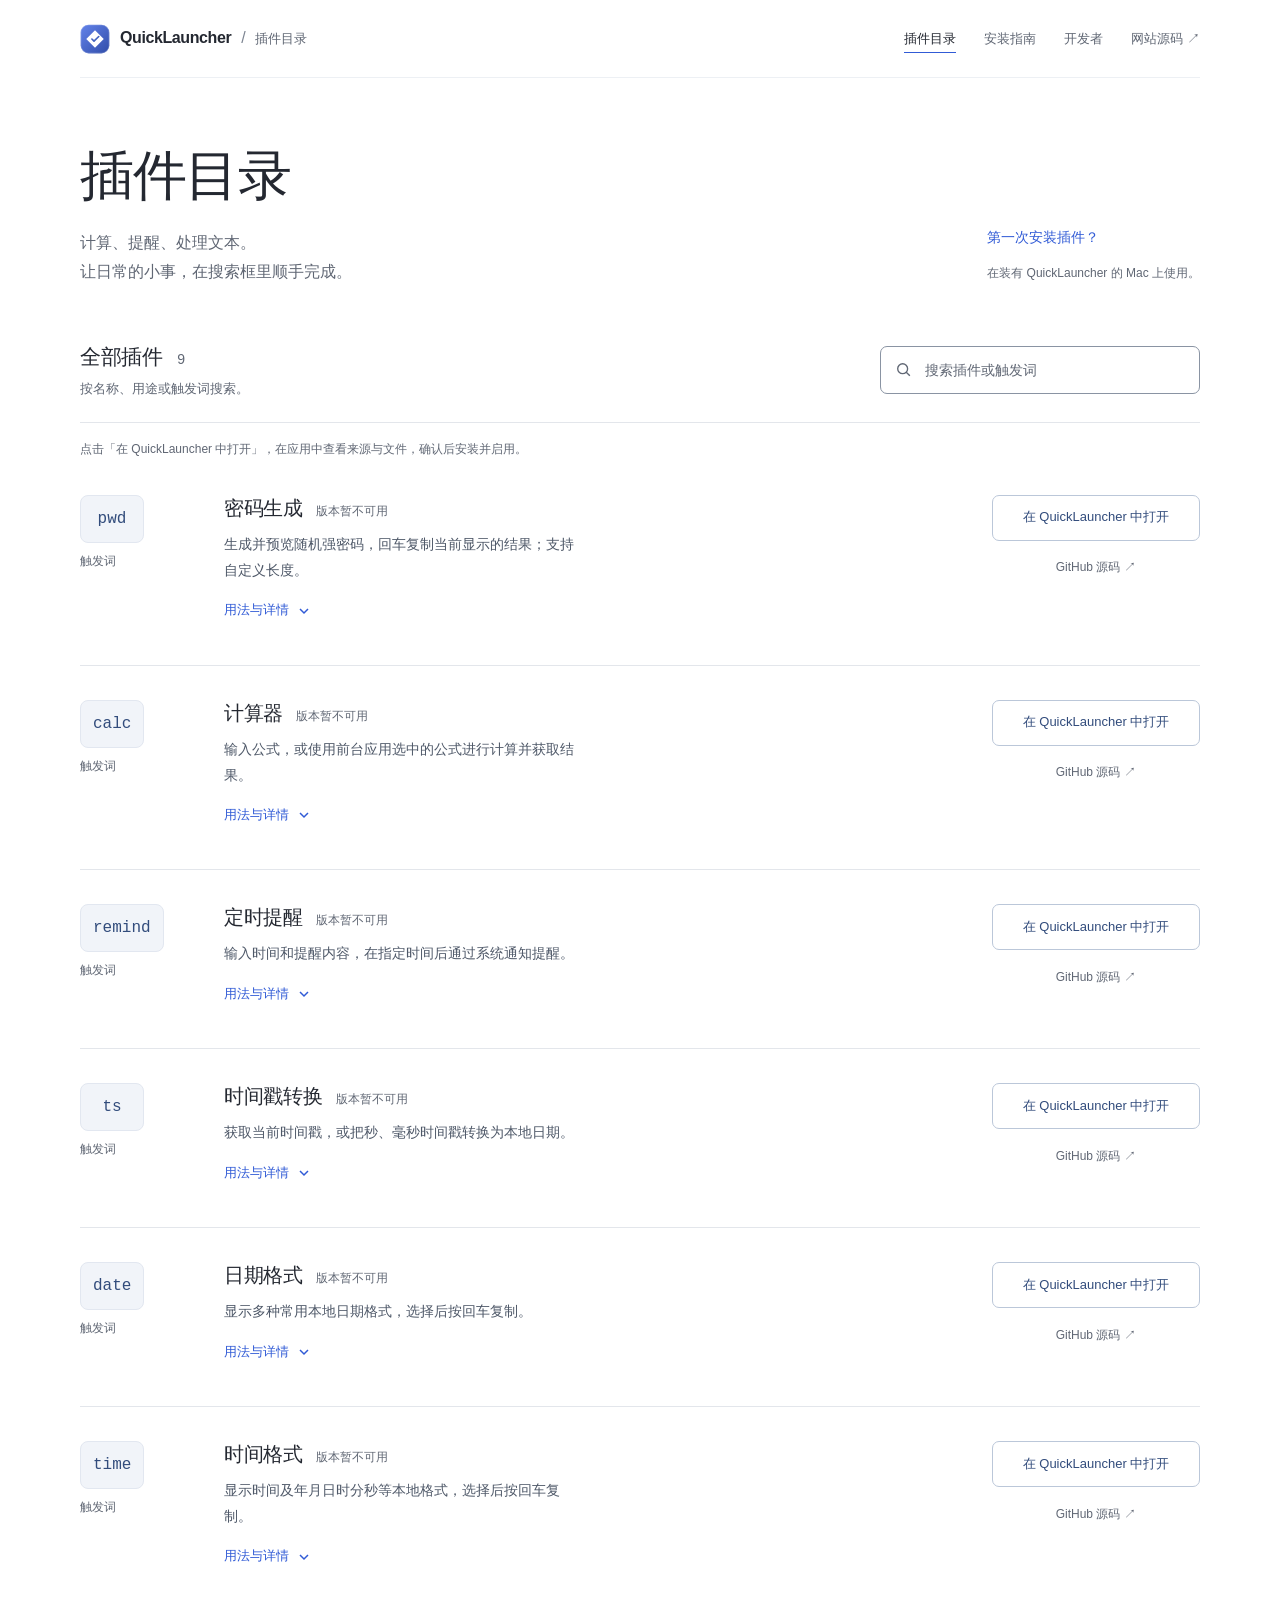
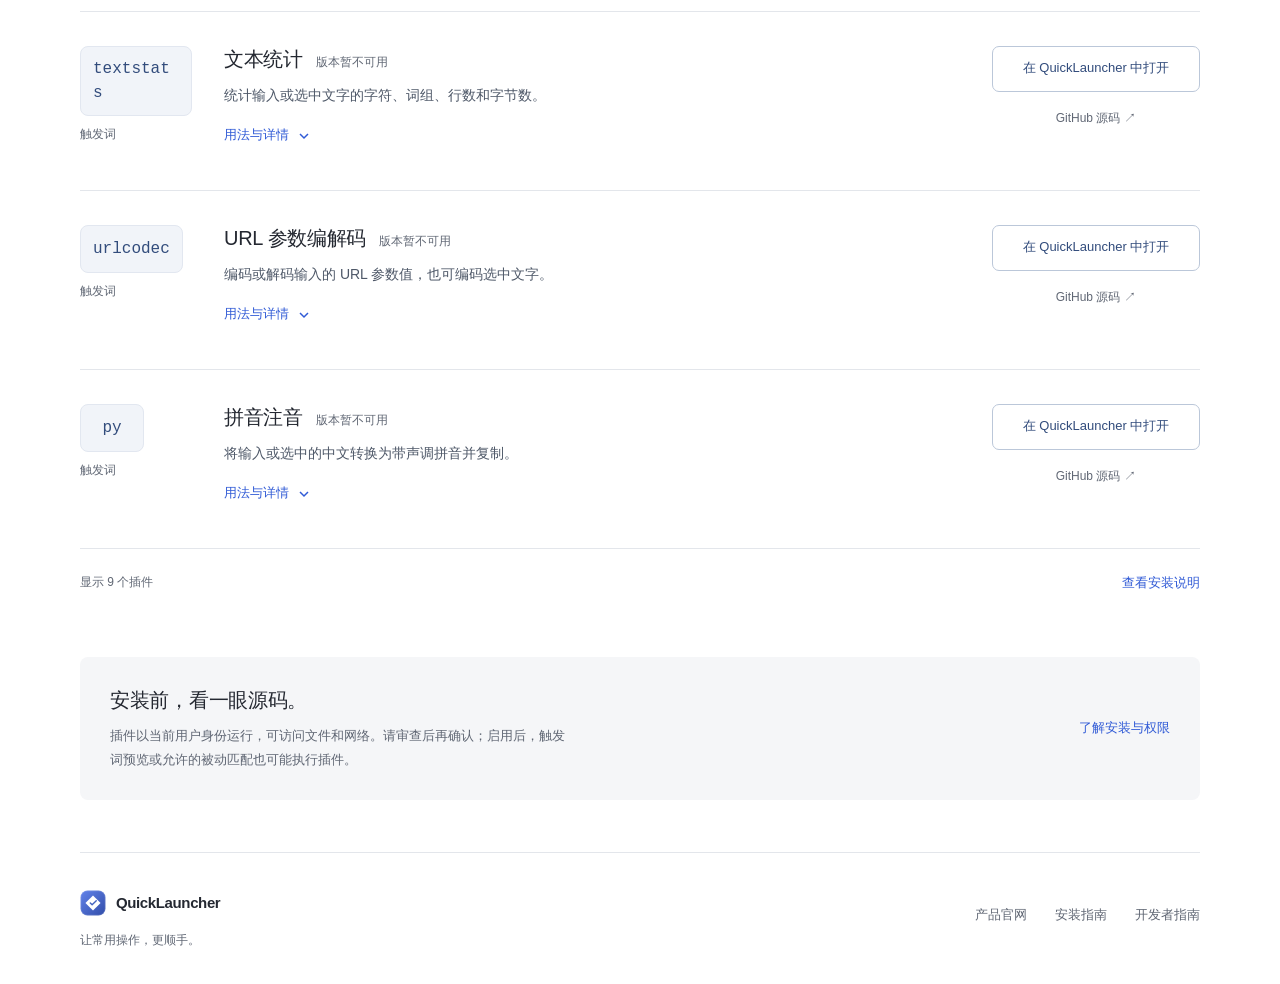
<file: index.html>
<!doctype html>
<html lang="zh-CN">
<head>
  <meta charset="utf-8">
  <meta name="viewport" content="width=device-width, initial-scale=1">
  <meta name="color-scheme" content="light">
  <meta name="theme-color" content="#ffffff">
  <meta name="description" content="发现适用于 QuickLauncher 的开源插件，查看触发词、源码和安装说明。">
  <title>插件目录 · QuickLauncher</title>
  <link rel="icon" type="image/svg+xml" href="assets/mark.svg?v=33d8d9871cc1">
  <link rel="stylesheet" href="styles.css?v=4780c6485f51">
  <script src="app.js?v=c7e6e3a3b9f5" defer></script>
</head>
<body>
  <a class="skip-link" href="#main">跳到主要内容</a>
  <header class="topbar">
    <div class="topbar-inner">
      <a class="brand" href="./" aria-label="QuickLauncher 插件目录首页">
        <img src="assets/mark.svg?v=33d8d9871cc1" width="30" height="30" alt="">
        <span>QuickLauncher<span class="brand-divider">/</span><span class="brand-product">插件目录</span></span>
      </a>
      <nav aria-label="主导航">
        <a class="nav-current" href="./" aria-current="page">插件目录</a>
        <a href="install.html">安装指南</a>
        <a href="developer.html">开发者</a>
        <a class="nav-source" href="https://github.com/peiel/quicklauncher-plugin-site" target="_blank" rel="noopener noreferrer">网站源码 <span aria-hidden="true">↗</span></a>
      </nav>
    </div>
  </header>

  <main id="main" class="layout catalog-layout">
    <div class="content" id="plugins">
      <div class="intro catalog-intro">
        <div><h1>插件目录</h1><p>计算、提醒、处理文本。<br>让日常的小事，在搜索框里顺手完成。</p></div>
        <div class="catalog-aside"><a class="text-link" href="install.html">第一次安装插件？</a><p>在装有 QuickLauncher 的 Mac 上使用。</p></div>
      </div>

      <section class="catalog" aria-labelledby="catalog-heading">
        <div class="catalog-top">
          <div><h2 id="catalog-heading">全部插件 <span class="count" id="plugin-count">9</span></h2><p>按名称、用途或触发词搜索。</p></div>
          <div class="search-wrap"><svg viewBox="0 0 20 20" fill="none" aria-hidden="true"><circle cx="8.5" cy="8.5" r="5.5"/><path d="m12.5 12.5 4 4"/></svg><label class="visually-hidden" for="plugin-search">搜索插件</label><input id="plugin-search" type="search" placeholder="搜索插件或触发词" autocomplete="off"></div>
        </div>
        <p class="install-context">点击「在 QuickLauncher 中打开」，在应用中查看来源与文件，确认后安装并启用。</p>
        <p class="search-status visually-hidden" id="search-status" role="status" aria-live="polite"></p>
        <noscript><p class="no-script-note">搜索和版本同步需要 JavaScript；你仍可展开下方用法，或通过 GitHub 查看最新发布。</p><style>.search-wrap { display: none; }</style></noscript>

        <article class="plugin-card" id="password-plugin" data-search="密码生成 password pwd pwd 32 gpwd 随机 强密码 长度" data-repository="peiel/quicklauncher-password-plugin">
          <div class="plugin-trigger"><code>pwd</code><span>触发词</span></div>
          <div class="plugin-main">
            <div class="plugin-title-row"><h3>密码生成</h3><span class="version">版本待同步</span></div>
            <p class="plugin-summary">生成并预览随机强密码，回车复制当前显示的结果；支持自定义长度。</p>
            <details class="plugin-details">
              <summary><span>用法与详情<span class="visually-hidden">：密码生成</span></span><svg viewBox="0 0 16 16" fill="none" aria-hidden="true"><path d="m4 6 4 4 4-4"/></svg></summary>
              <div class="detail-body">
                <h4>在搜索框中输入</h4>
                <ul class="usage-examples">
                  <li><code>pwd</code><span>使用默认长度</span></li>
                  <li><code>pwd 32</code><span>生成 32 位密码</span></li>
                </ul>
                <p class="usage-note">支持 8–128 位。输入触发词即可生成预览，按回车复制当前显示的同一个密码。</p>
                <div class="detail-meta"><div class="plugin-meta"><span>Shell</span><span>MIT</span></div><p class="plugin-compatibility">即时预览需要支持预览的新版 QuickLauncher</p></div>
                <p class="repository-name"><span>GitHub 仓库</span><code>peiel/quicklauncher-password-plugin</code></p>
              </div>
            </details>
          </div>
          <div class="plugin-actions">
            <a class="plugin-action" href="quicklauncher://install?repo=peiel%2Fquicklauncher-password-plugin" aria-label="在 QuickLauncher 中打开密码生成">在 QuickLauncher 中打开</a>
            <a class="plugin-source" href="https://github.com/peiel/quicklauncher-password-plugin" target="_blank" rel="noopener noreferrer" aria-label="查看密码生成的 GitHub 源码（在新窗口打开）">GitHub 源码 <span aria-hidden="true">↗</span></a>
          </div>
        </article>

        <article class="plugin-card" id="calculator-plugin" data-search="计算器 计算 公式 选中文本 calculator calc 数学" data-repository="peiel/quicklauncher-calculator-plugin">
          <div class="plugin-trigger"><code>calc</code><span>触发词</span></div>
          <div class="plugin-main">
            <div class="plugin-title-row"><h3>计算器</h3><span class="version">版本待同步</span></div>
            <p class="plugin-summary">输入公式，或使用前台应用选中的公式进行计算并获取结果。</p>
            <details class="plugin-details">
              <summary><span>用法与详情<span class="visually-hidden">：计算器</span></span><svg viewBox="0 0 16 16" fill="none" aria-hidden="true"><path d="m4 6 4 4 4-4"/></svg></summary>
              <div class="detail-body">
                <h4>在搜索框中输入</h4>
                <ul class="usage-examples">
                  <li><code>calc (1 + 2) * 3</code><span>计算带括号的公式</span></li>
                  <li><code>calc 2^10</code><span>计算幂运算</span></li>
                </ul>
                <p class="usage-note">结果会显示并复制。也可以先在其他应用中选中公式，再只输入 calc；选区读取需要按需授予辅助功能权限。</p>
                <div class="detail-meta"><div class="plugin-meta"><span>Ruby</span><span>MIT</span></div><p class="plugin-compatibility">需要新版 QuickLauncher</p></div>
                <p class="repository-name"><span>GitHub 仓库</span><code>peiel/quicklauncher-calculator-plugin</code></p>
              </div>
            </details>
          </div>
          <div class="plugin-actions">
            <a class="plugin-action" href="quicklauncher://install?repo=peiel%2Fquicklauncher-calculator-plugin" aria-label="在 QuickLauncher 中打开计算器">在 QuickLauncher 中打开</a>
            <a class="plugin-source" href="https://github.com/peiel/quicklauncher-calculator-plugin" target="_blank" rel="noopener noreferrer" aria-label="查看计算器的 GitHub 源码（在新窗口打开）">GitHub 源码 <span aria-hidden="true">↗</span></a>
          </div>
        </article>

        <article class="plugin-card" id="reminder-plugin" data-search="定时提醒 提醒 计时 通知 reminder remind remind 10m 喝水" data-repository="peiel/quicklauncher-reminder-plugin">
          <div class="plugin-trigger"><code>remind</code><span>触发词</span></div>
          <div class="plugin-main">
            <div class="plugin-title-row"><h3>定时提醒</h3><span class="version">版本待同步</span></div>
            <p class="plugin-summary">输入时间和提醒内容，在指定时间后通过系统通知提醒。</p>
            <details class="plugin-details">
              <summary><span>用法与详情<span class="visually-hidden">：定时提醒</span></span><svg viewBox="0 0 16 16" fill="none" aria-hidden="true"><path d="m4 6 4 4 4-4"/></svg></summary>
              <div class="detail-body">
                <h4>在搜索框中输入</h4>
                <ul class="usage-examples">
                  <li><code>remind 10m 喝水</code><span>十分钟后提醒</span></li>
                  <li><code>remind 30秒 检查烤箱</code><span>三十秒后提醒</span></li>
                </ul>
                <p class="usage-note">使用整数与时间单位，最长支持 30 天。首次使用按需允许通知；提醒的显示受系统通知设置与专注模式影响。</p>
                <div class="detail-meta"><div class="plugin-meta"><span>Ruby</span><span>MIT</span></div><p class="plugin-compatibility">需要新版 QuickLauncher</p></div>
                <p class="repository-name"><span>GitHub 仓库</span><code>peiel/quicklauncher-reminder-plugin</code></p>
              </div>
            </details>
          </div>
          <div class="plugin-actions">
            <a class="plugin-action" href="quicklauncher://install?repo=peiel%2Fquicklauncher-reminder-plugin" aria-label="在 QuickLauncher 中打开定时提醒">在 QuickLauncher 中打开</a>
            <a class="plugin-source" href="https://github.com/peiel/quicklauncher-reminder-plugin" target="_blank" rel="noopener noreferrer" aria-label="查看定时提醒的 GitHub 源码（在新窗口打开）">GitHub 源码 <span aria-hidden="true">↗</span></a>
          </div>
        </article>

        <article class="plugin-card" id="timestamp-plugin" data-search="时间戳 转换 时间 日期 timestamp unix ts ts now" data-repository="peiel/quicklauncher-timestamp-plugin">
          <div class="plugin-trigger"><code>ts</code><span>触发词</span></div>
          <div class="plugin-main">
            <div class="plugin-title-row"><h3>时间戳转换</h3><span class="version">版本待同步</span></div>
            <p class="plugin-summary">获取当前时间戳，或把秒、毫秒时间戳转换为本地日期。</p>
            <details class="plugin-details">
              <summary><span>用法与详情<span class="visually-hidden">：时间戳转换</span></span><svg viewBox="0 0 16 16" fill="none" aria-hidden="true"><path d="m4 6 4 4 4-4"/></svg></summary>
              <div class="detail-body">
                <h4>在搜索框中输入</h4>
                <ul class="usage-examples">
                  <li><code>ts now</code><span>获取当前秒级时间戳</span></li>
                  <li><code>ts 1700000000123</code><span>将毫秒时间戳转为日期</span></li>
                </ul>
                <p class="usage-note">1–10 位数字按秒、13 位按毫秒转换，日期采用本机时区。也可输入 ts ms 1000 明确指定毫秒。</p>
                <div class="detail-meta"><div class="plugin-meta"><span>Ruby</span><span>MIT</span></div><p class="plugin-compatibility">需要新版 QuickLauncher</p></div>
                <p class="repository-name"><span>GitHub 仓库</span><code>peiel/quicklauncher-timestamp-plugin</code></p>
              </div>
            </details>
          </div>
          <div class="plugin-actions">
            <a class="plugin-action" href="quicklauncher://install?repo=peiel%2Fquicklauncher-timestamp-plugin" aria-label="在 QuickLauncher 中打开时间戳转换">在 QuickLauncher 中打开</a>
            <a class="plugin-source" href="https://github.com/peiel/quicklauncher-timestamp-plugin" target="_blank" rel="noopener noreferrer" aria-label="查看时间戳转换的 GitHub 源码（在新窗口打开）">GitHub 源码 <span aria-hidden="true">↗</span></a>
          </div>
        </article>

        <article class="plugin-card" id="date-plugin" data-search="日期 格式 复制 date calendar 本地 yyyy" data-repository="peiel/quicklauncher-date-plugin">
          <div class="plugin-trigger"><code>date</code><span>触发词</span></div>
          <div class="plugin-main">
            <div class="plugin-title-row"><h3>日期格式</h3><span class="version">版本待同步</span></div>
            <p class="plugin-summary">显示多种常用本地日期格式，选择后按回车复制。</p>
            <details class="plugin-details">
              <summary><span>用法与详情<span class="visually-hidden">：日期格式</span></span><svg viewBox="0 0 16 16" fill="none" aria-hidden="true"><path d="m4 6 4 4 4-4"/></svg></summary>
              <div class="detail-body">
                <h4>在搜索框中输入</h4>
                <ul class="usage-examples">
                  <li><code>date</code><span>预览并选择日期格式</span></li>
                </ul>
                <p class="usage-note">提供 ISO、斜杠、中文、紧凑和带星期的日期格式。用方向键选择结果，按回车复制。</p>
                <div class="detail-meta"><div class="plugin-meta"><span>Ruby</span><span>MIT</span></div><p class="plugin-compatibility">需要 QuickLauncher 1.5 或更新版本</p></div>
                <p class="repository-name"><span>GitHub 仓库</span><code>peiel/quicklauncher-date-plugin</code></p>
              </div>
            </details>
          </div>
          <div class="plugin-actions">
            <a class="plugin-action" href="quicklauncher://install?repo=peiel%2Fquicklauncher-date-plugin" aria-label="在 QuickLauncher 中打开日期格式">在 QuickLauncher 中打开</a>
            <a class="plugin-source" href="https://github.com/peiel/quicklauncher-date-plugin" target="_blank" rel="noopener noreferrer" aria-label="查看日期格式的 GitHub 源码（在新窗口打开）">GitHub 源码 <span aria-hidden="true">↗</span></a>
          </div>
        </article>

        <article class="plugin-card" id="time-plugin" data-search="时间 日期时间 年月日时分秒 格式 复制 time clock 时区 本地" data-repository="peiel/quicklauncher-time-plugin">
          <div class="plugin-trigger"><code>time</code><span>触发词</span></div>
          <div class="plugin-main">
            <div class="plugin-title-row"><h3>时间格式</h3><span class="version">版本待同步</span></div>
            <p class="plugin-summary">显示时间及年月日时分秒等本地格式，选择后按回车复制。</p>
            <details class="plugin-details">
              <summary><span>用法与详情<span class="visually-hidden">：时间格式</span></span><svg viewBox="0 0 16 16" fill="none" aria-hidden="true"><path d="m4 6 4 4 4-4"/></svg></summary>
              <div class="detail-body">
                <h4>在搜索框中输入</h4>
                <ul class="usage-examples">
                  <li><code>time</code><span>预览并选择时间格式</span></li>
                </ul>
                <p class="usage-note">提供时分秒、完整日期时间、ISO 8601 和时间戳等 8 种格式。用方向键选择结果，按回车复制。</p>
                <div class="detail-meta"><div class="plugin-meta"><span>Ruby</span><span>MIT</span></div><p class="plugin-compatibility">需要 QuickLauncher 1.5 或更新版本</p></div>
                <p class="repository-name"><span>GitHub 仓库</span><code>peiel/quicklauncher-time-plugin</code></p>
              </div>
            </details>
          </div>
          <div class="plugin-actions">
            <a class="plugin-action" href="quicklauncher://install?repo=peiel%2Fquicklauncher-time-plugin" aria-label="在 QuickLauncher 中打开时间格式">在 QuickLauncher 中打开</a>
            <a class="plugin-source" href="https://github.com/peiel/quicklauncher-time-plugin" target="_blank" rel="noopener noreferrer" aria-label="查看时间格式的 GitHub 源码（在新窗口打开）">GitHub 源码 <span aria-hidden="true">↗</span></a>
          </div>
        </article>

        <article class="plugin-card" id="text-stats-plugin" data-search="文本统计 字数 字符 词组 字节 选中文本 text stats textstats" data-repository="peiel/quicklauncher-text-stats-plugin">
          <div class="plugin-trigger"><code>textstats</code><span>触发词</span></div>
          <div class="plugin-main">
            <div class="plugin-title-row"><h3>文本统计</h3><span class="version">版本待同步</span></div>
            <p class="plugin-summary">统计输入或选中文字的字符、词组、行数和字节数。</p>
            <details class="plugin-details">
              <summary><span>用法与详情<span class="visually-hidden">：文本统计</span></span><svg viewBox="0 0 16 16" fill="none" aria-hidden="true"><path d="m4 6 4 4 4-4"/></svg></summary>
              <div class="detail-body">
                <h4>在搜索框中输入</h4>
                <ul class="usage-examples">
                  <li><code>textstats hello world</code><span>统计输入文字</span></li>
                  <li><code>textstats</code><span>统计前台应用选中文字</span></li>
                </ul>
                <p class="usage-note">统计字符、词组、行数和 UTF-8 字节；词组统计不等同于中文分词。使用选中文字时，需要按需授予辅助功能权限。</p>
                <div class="detail-meta"><div class="plugin-meta"><span>Ruby</span><span>MIT</span></div><p class="plugin-compatibility">需要新版 QuickLauncher</p></div>
                <p class="repository-name"><span>GitHub 仓库</span><code>peiel/quicklauncher-text-stats-plugin</code></p>
              </div>
            </details>
          </div>
          <div class="plugin-actions">
            <a class="plugin-action" href="quicklauncher://install?repo=peiel%2Fquicklauncher-text-stats-plugin" aria-label="在 QuickLauncher 中打开文本统计">在 QuickLauncher 中打开</a>
            <a class="plugin-source" href="https://github.com/peiel/quicklauncher-text-stats-plugin" target="_blank" rel="noopener noreferrer" aria-label="查看文本统计的 GitHub 源码（在新窗口打开）">GitHub 源码 <span aria-hidden="true">↗</span></a>
          </div>
        </article>

        <article class="plugin-card" id="url-codec-plugin" data-search="URL 参数 编码 解码 编解码 urlcodec percent" data-repository="peiel/quicklauncher-url-codec-plugin">
          <div class="plugin-trigger"><code>urlcodec</code><span>触发词</span></div>
          <div class="plugin-main">
            <div class="plugin-title-row"><h3>URL 参数编解码</h3><span class="version">版本待同步</span></div>
            <p class="plugin-summary">编码或解码输入的 URL 参数值，也可编码选中文字。</p>
            <details class="plugin-details">
              <summary><span>用法与详情<span class="visually-hidden">：URL 参数编解码</span></span><svg viewBox="0 0 16 16" fill="none" aria-hidden="true"><path d="m4 6 4 4 4-4"/></svg></summary>
              <div class="detail-body">
                <h4>在搜索框中输入</h4>
                <ul class="usage-examples">
                  <li><code>urlcodec hello world</code><span>编码为 hello+world</span></li>
                  <li><code>urlcodec -d hello+world</code><span>解码为 hello world</span></li>
                </ul>
                <p class="usage-note">处理单个 URL 参数值。空格编码为 +，原有 + 编码为 %2B，不解析完整 URL。也可只输入触发词编码选中文字，需按需授予辅助功能权限。</p>
                <div class="detail-meta"><div class="plugin-meta"><span>Ruby</span><span>MIT</span></div><p class="plugin-compatibility">需要新版 QuickLauncher</p></div>
                <p class="repository-name"><span>GitHub 仓库</span><code>peiel/quicklauncher-url-codec-plugin</code></p>
              </div>
            </details>
          </div>
          <div class="plugin-actions">
            <a class="plugin-action" href="quicklauncher://install?repo=peiel%2Fquicklauncher-url-codec-plugin" aria-label="在 QuickLauncher 中打开 URL 参数编解码">在 QuickLauncher 中打开</a>
            <a class="plugin-source" href="https://github.com/peiel/quicklauncher-url-codec-plugin" target="_blank" rel="noopener noreferrer" aria-label="查看 URL 参数编解码的 GitHub 源码（在新窗口打开）">GitHub 源码 <span aria-hidden="true">↗</span></a>
          </div>
        </article>

        <article class="plugin-card" id="pinyin-plugin" data-search="拼音 注音 汉语 声调 汉字 pinyin py" data-repository="peiel/quicklauncher-pinyin-plugin">
          <div class="plugin-trigger"><code>py</code><span>触发词</span></div>
          <div class="plugin-main">
            <div class="plugin-title-row"><h3>拼音注音</h3><span class="version">版本待同步</span></div>
            <p class="plugin-summary">将输入或选中的中文转换为带声调拼音并复制。</p>
            <details class="plugin-details">
              <summary><span>用法与详情<span class="visually-hidden">：拼音注音</span></span><svg viewBox="0 0 16 16" fill="none" aria-hidden="true"><path d="m4 6 4 4 4-4"/></svg></summary>
              <div class="detail-body">
                <h4>在搜索框中输入</h4>
                <ul class="usage-examples">
                  <li><code>py 你好</code><span>显示并复制 nǐ hǎo</span></li>
                  <li><code>py</code><span>转换前台应用选中文字</span></li>
                </ul>
                <p class="usage-note">结合词组字典为多音字注音，非中文字符原样保留；结果超过 200 字符或包含控制、格式字符时会提示错误。使用选中文字时，需要按需授予辅助功能权限。转换在本机离线完成，不联网、不读取剪贴板。</p>
                <div class="detail-meta"><div class="plugin-meta"><span>Python 3</span><span>MIT</span></div><p class="plugin-compatibility">需要新版 QuickLauncher</p></div>
                <p class="repository-name"><span>GitHub 仓库</span><code>peiel/quicklauncher-pinyin-plugin</code></p>
              </div>
            </details>
          </div>
          <div class="plugin-actions">
            <a class="plugin-action" href="quicklauncher://install?repo=peiel%2Fquicklauncher-pinyin-plugin" aria-label="在 QuickLauncher 中打开拼音注音">在 QuickLauncher 中打开</a>
            <a class="plugin-source" href="https://github.com/peiel/quicklauncher-pinyin-plugin" target="_blank" rel="noopener noreferrer" aria-label="查看拼音注音的 GitHub 源码（在新窗口打开）">GitHub 源码 <span aria-hidden="true">↗</span></a>
          </div>
        </article>

        <div id="empty-state" class="empty-state" hidden><strong>没有找到匹配的插件</strong><span>试试其他名称、用途或触发词。</span></div>
        <div class="catalog-foot"><span>显示 <span id="result-count">9</span> 个插件</span><a href="install.html">查看安装说明</a></div>
      </section>

      <aside class="catalog-help" aria-labelledby="catalog-help-title">
        <div><h2 id="catalog-help-title">安装前，看一眼源码。</h2><p>插件以当前用户身份运行，可访问文件和网络。请审查后再确认；启用后，触发词预览或允许的被动匹配也可能执行插件。</p></div>
        <a class="text-link" href="install.html">了解安装与权限</a>
      </aside>

    </div>
  </main>
  <footer class="footer">
        <div class="footer-identity"><a class="brand" href="https://quicklauncher.flyee.tech/"><img src="assets/mark.svg?v=33d8d9871cc1" width="26" height="26" alt="">QuickLauncher</a><p>让常用操作，更顺手。</p></div>
        <nav class="footer-links" aria-label="页脚导航"><a href="https://quicklauncher.flyee.tech/">产品官网</a><a href="install.html">安装指南</a><a href="developer.html">开发者指南</a></nav>
      </footer>
</body>
</html>
</file>
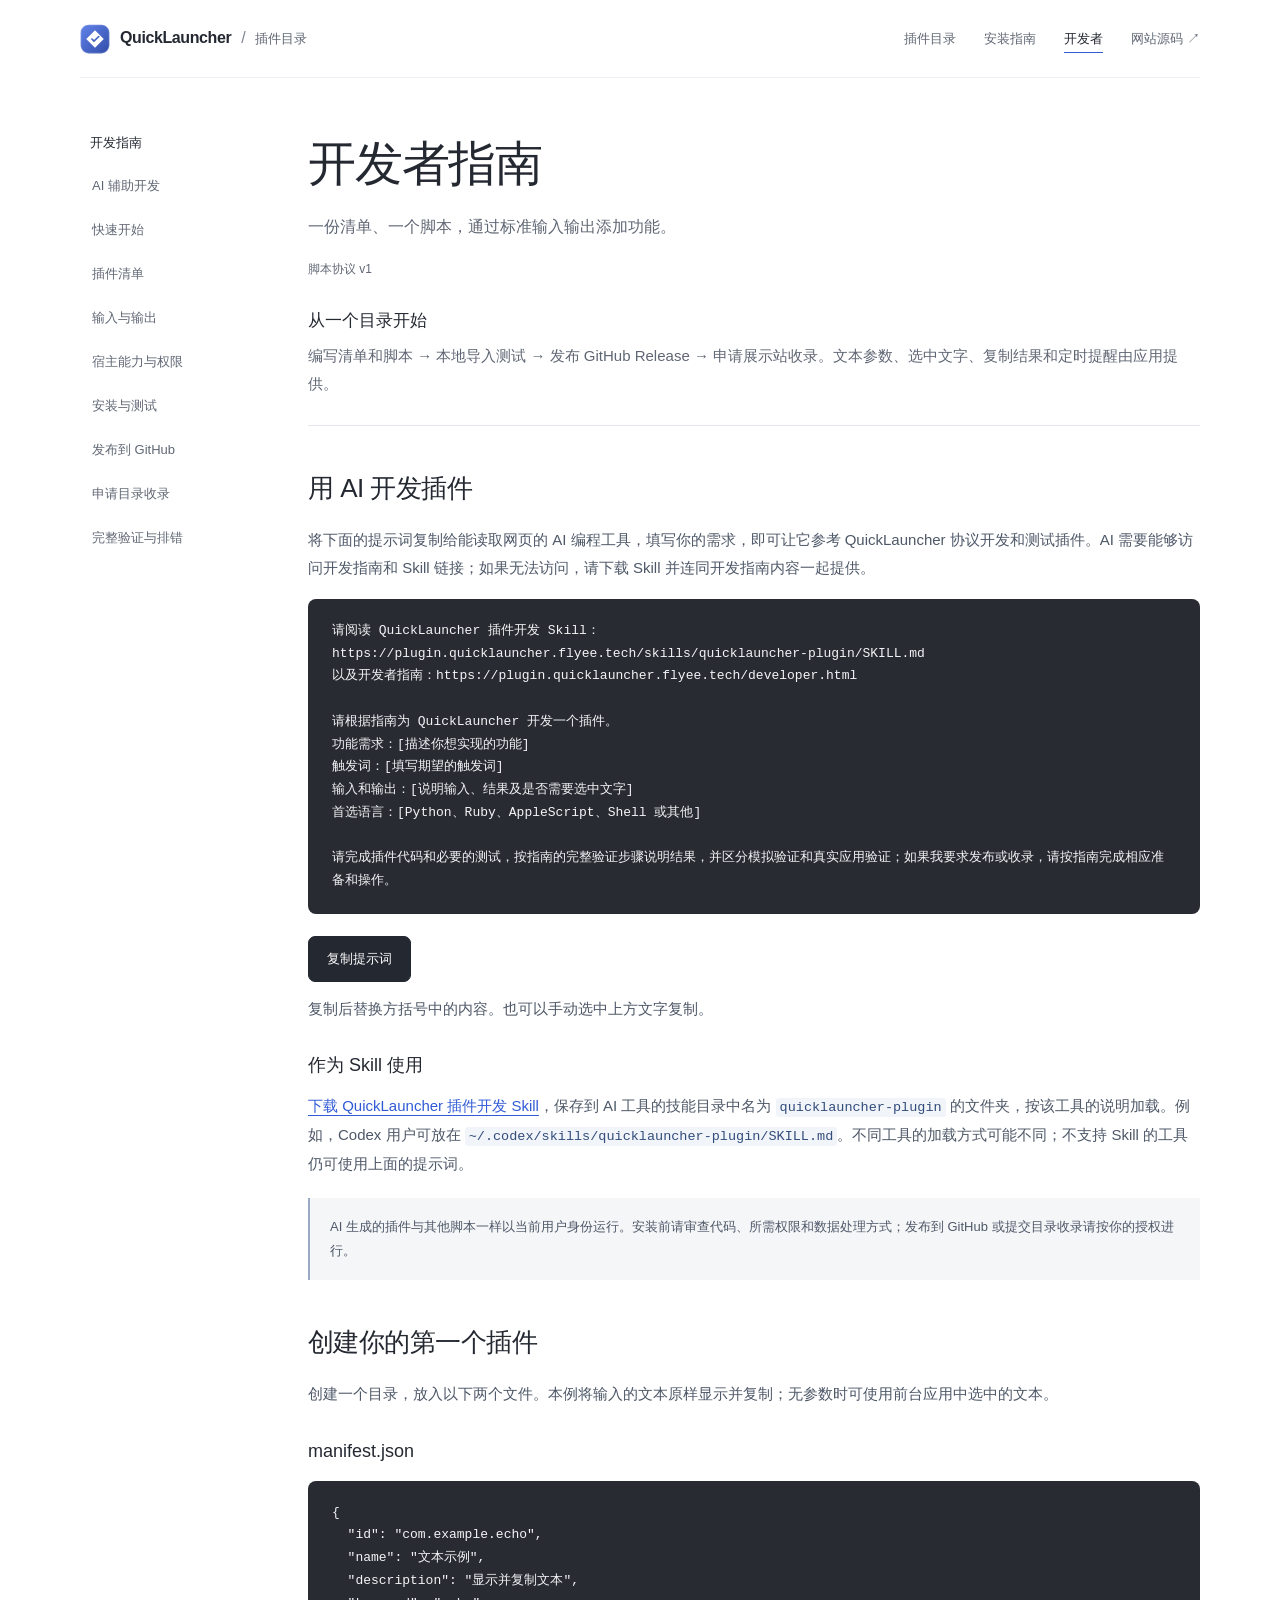
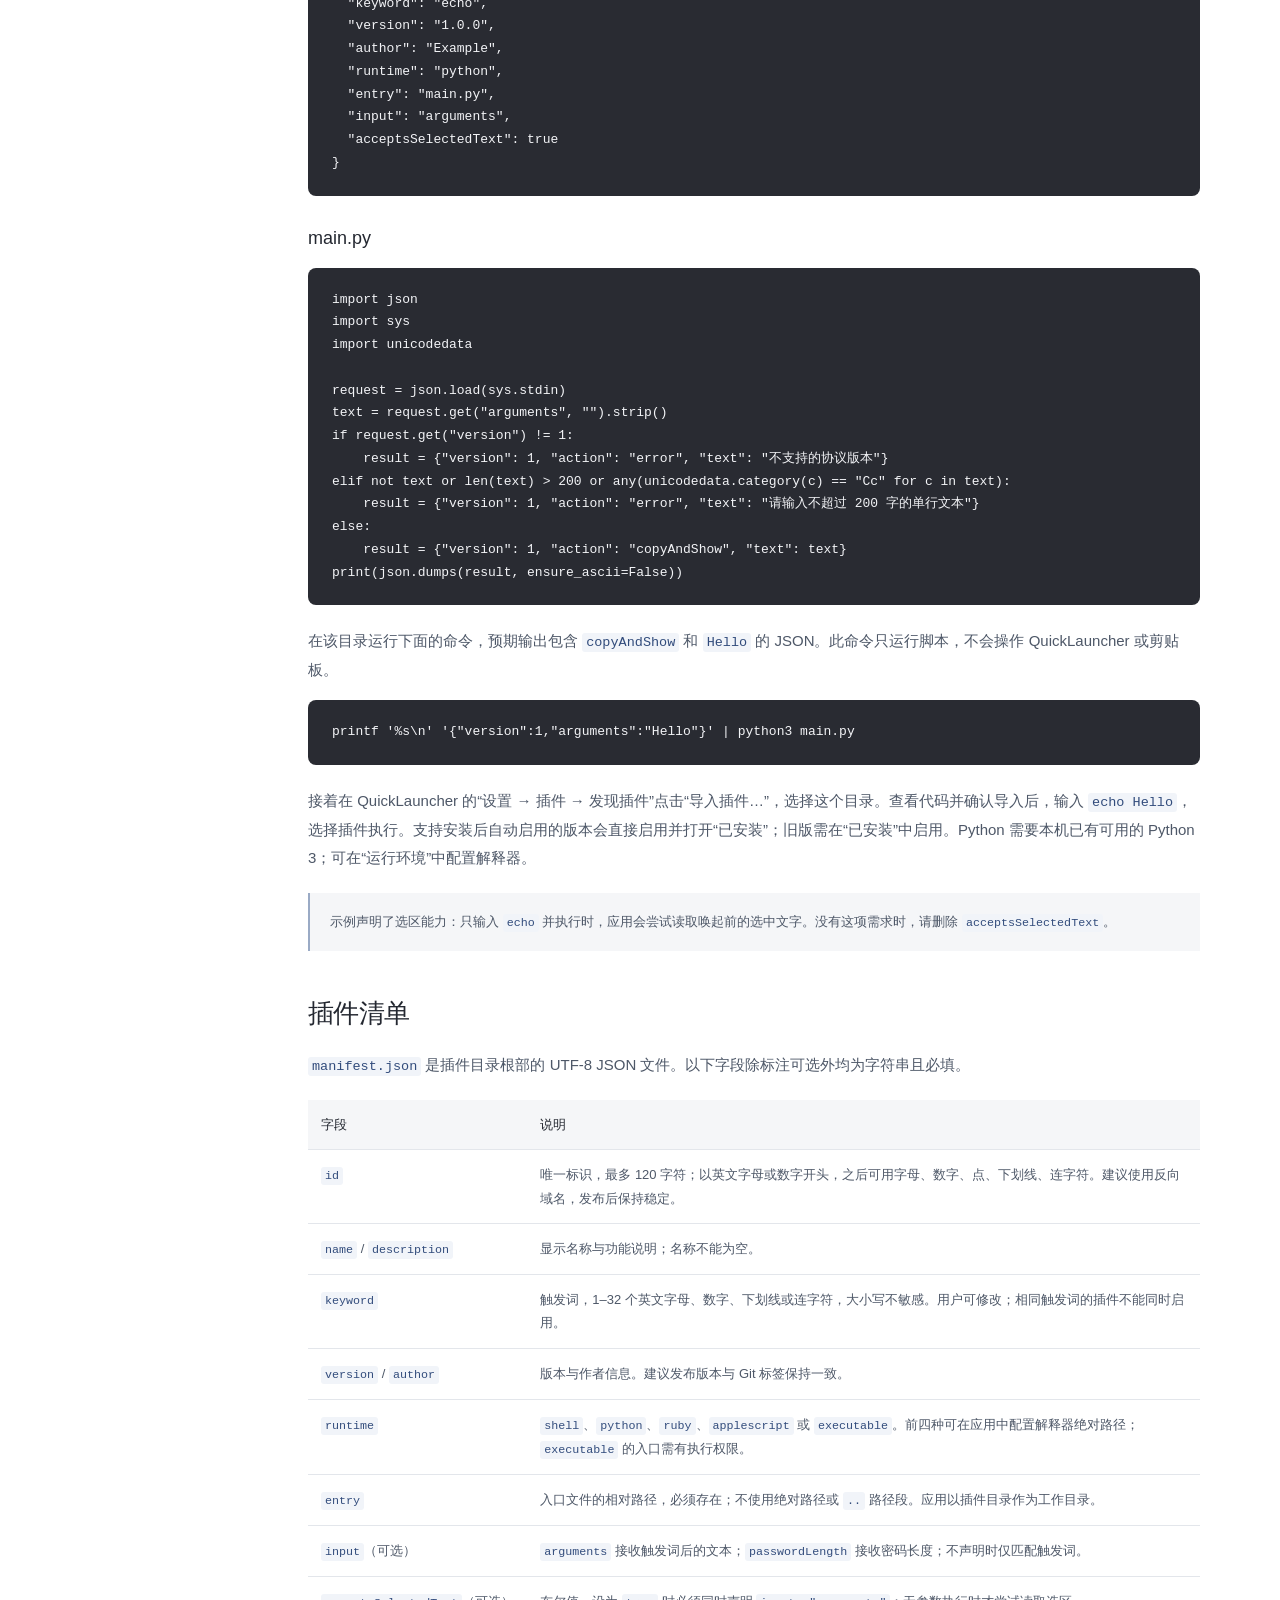
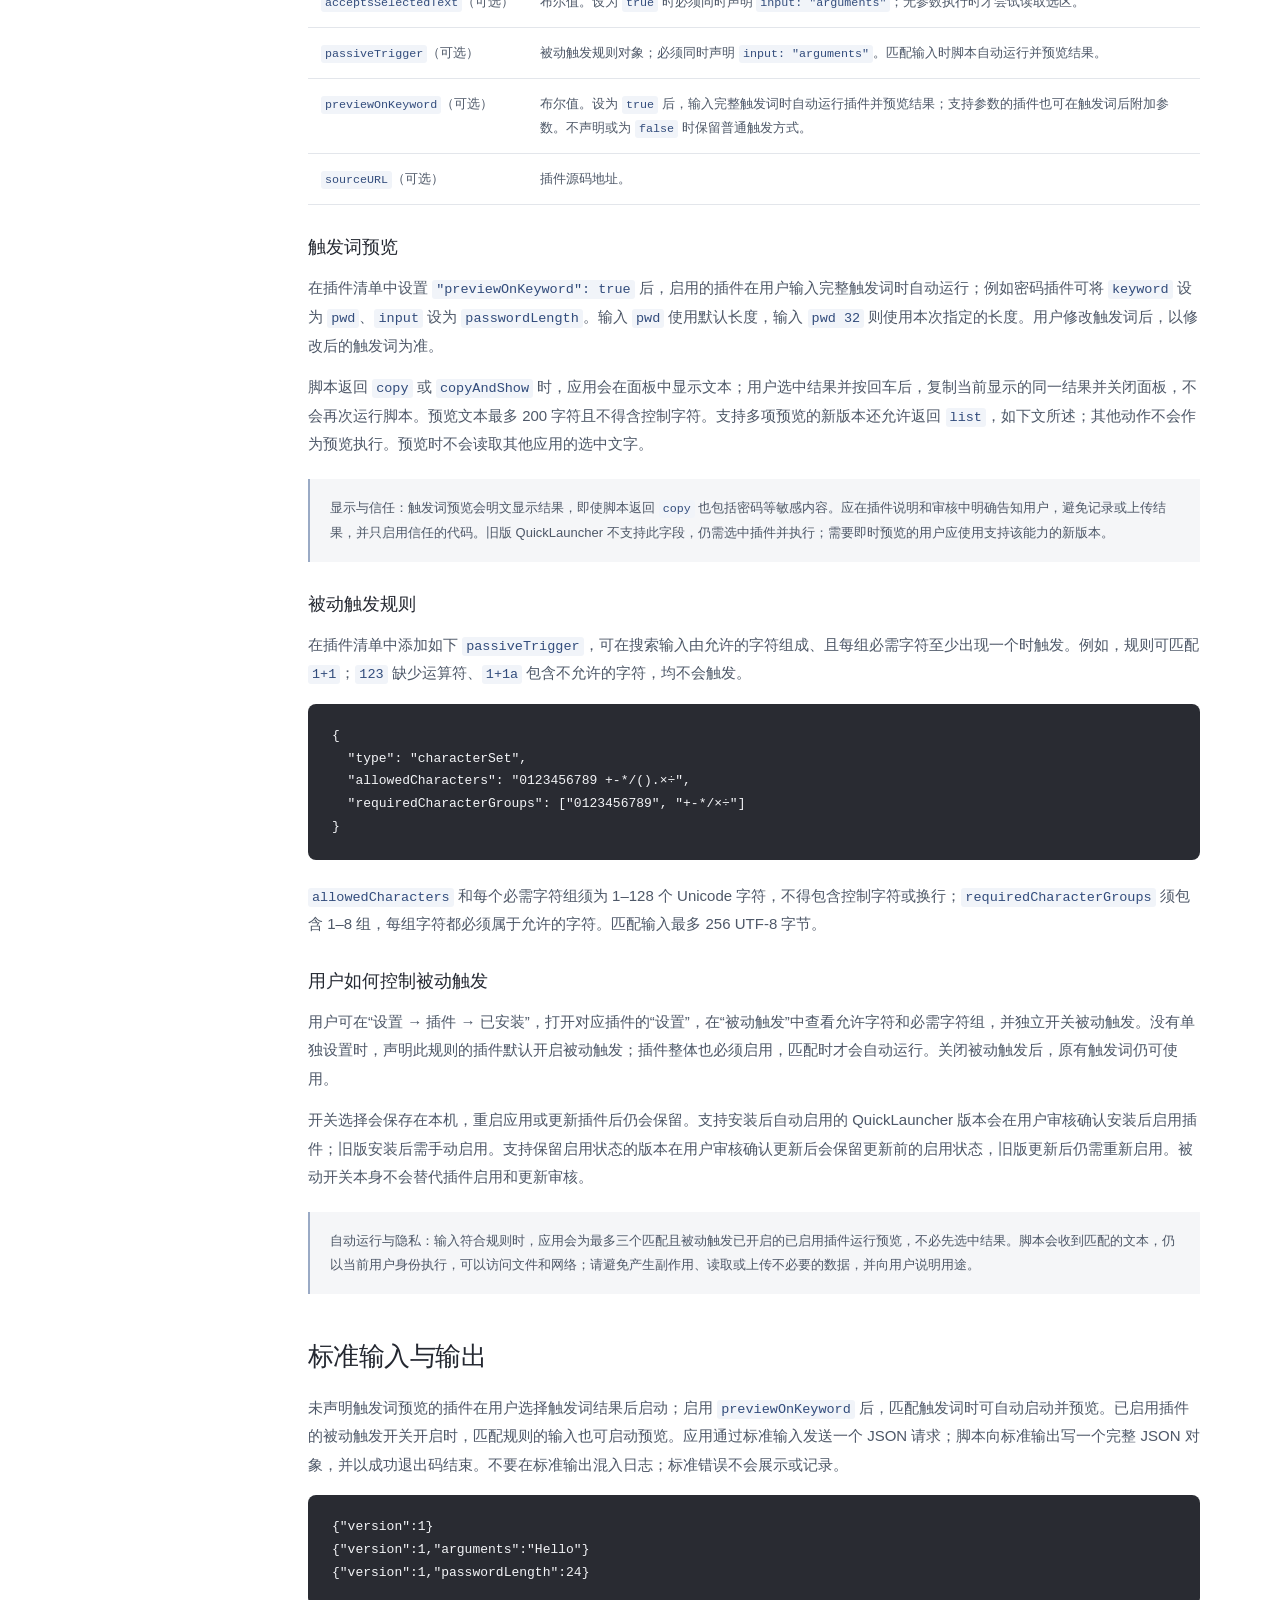
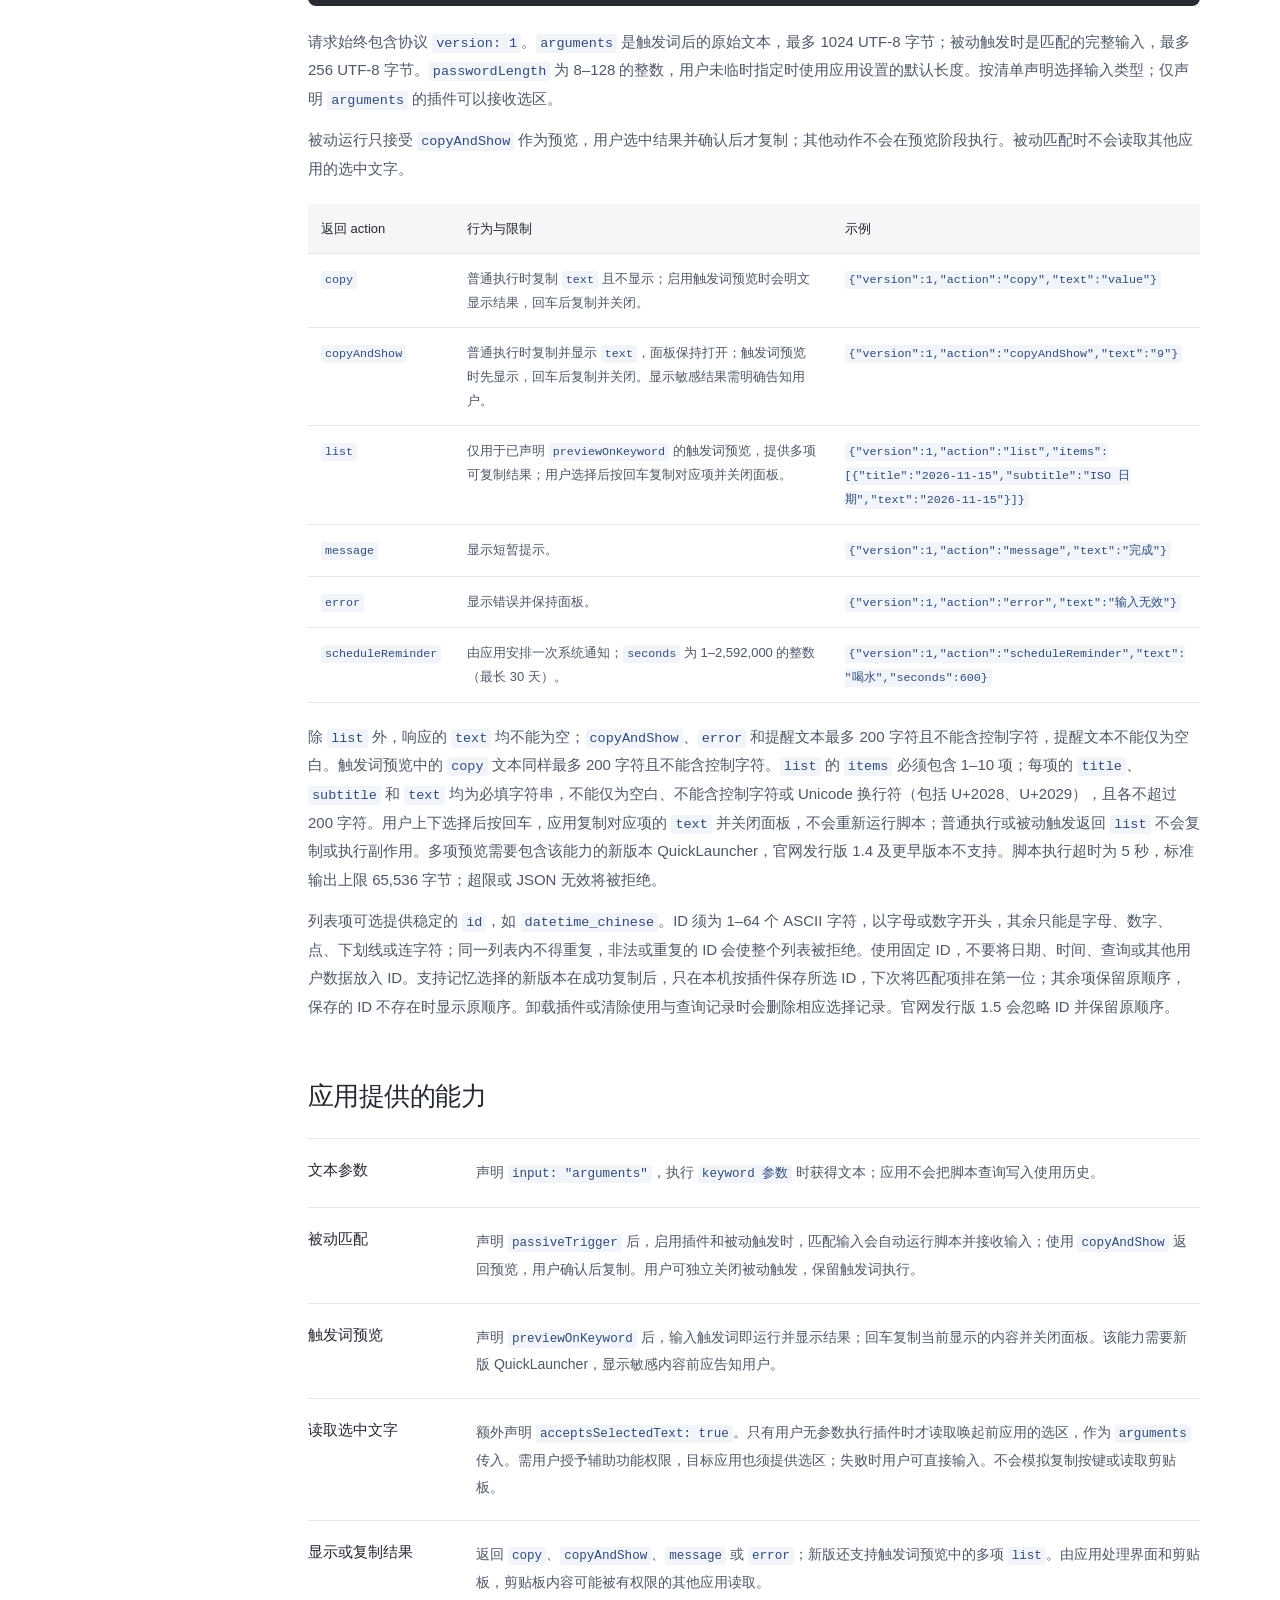
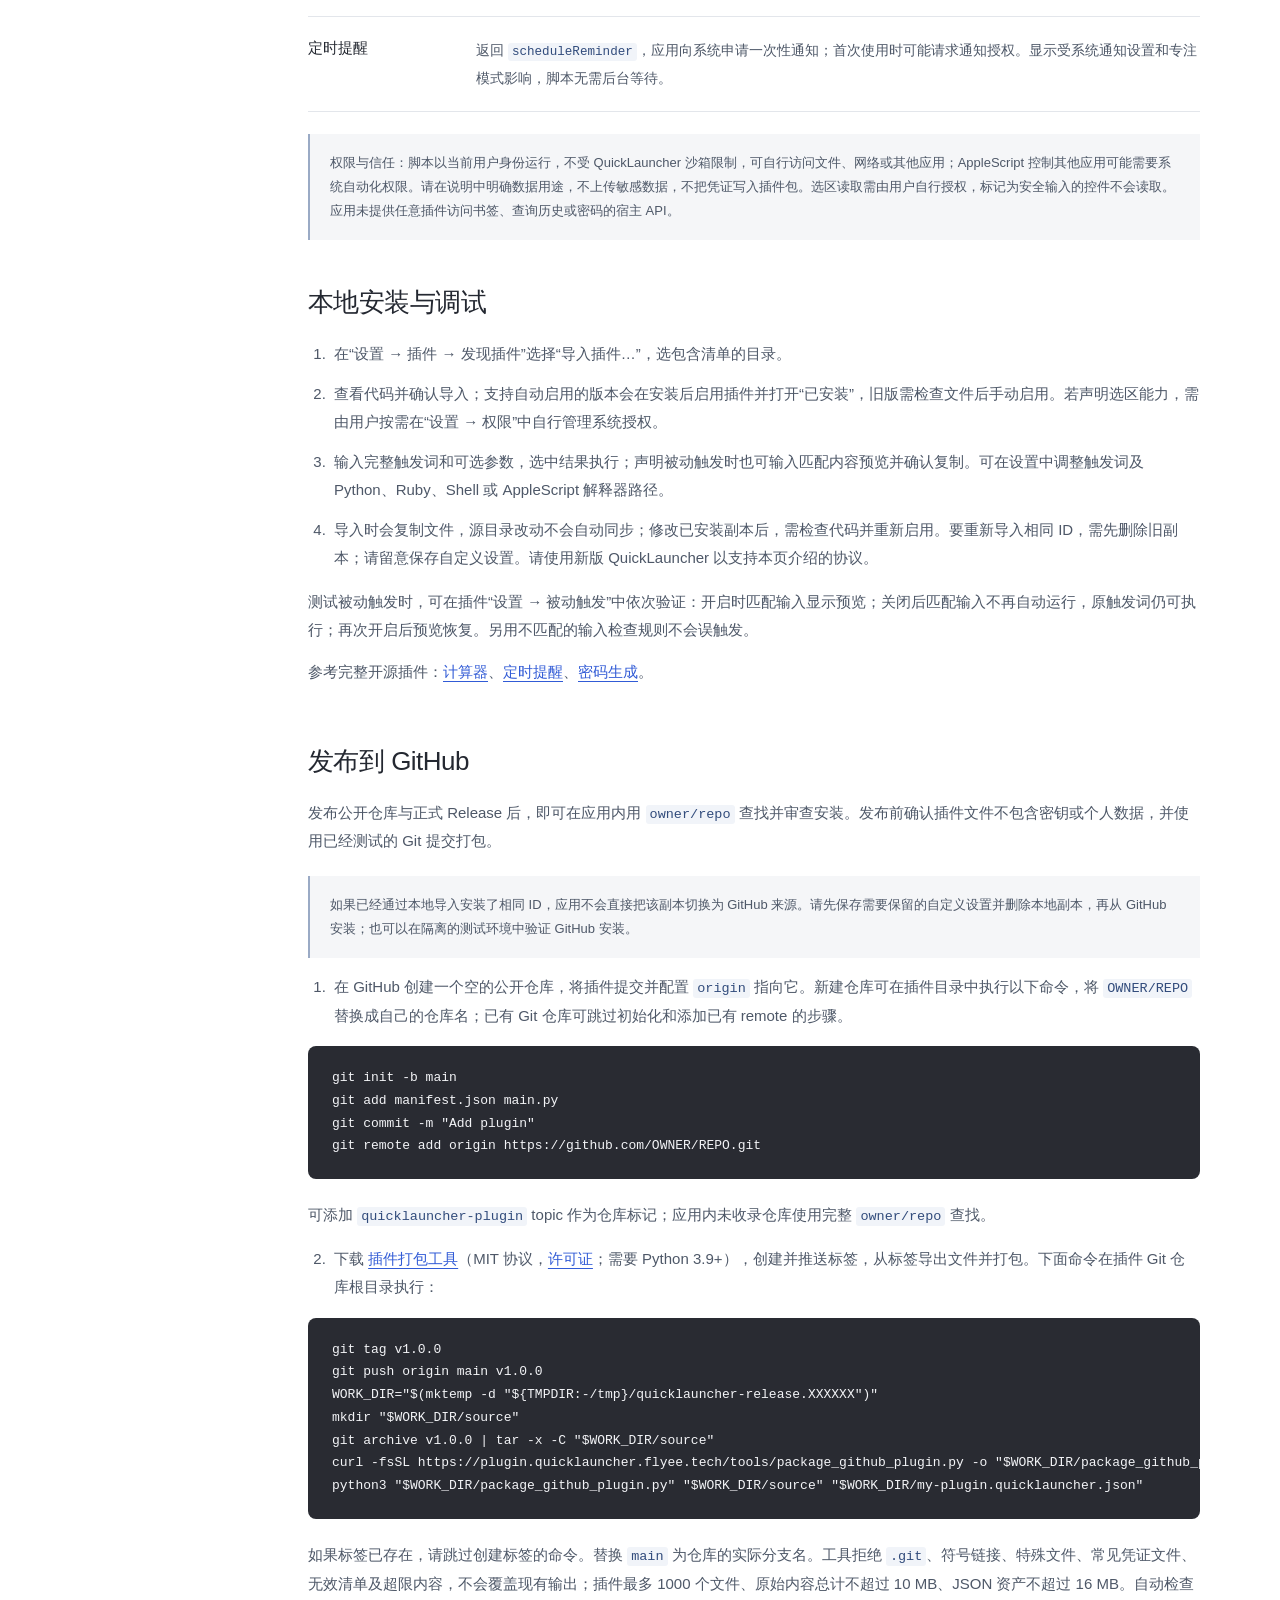
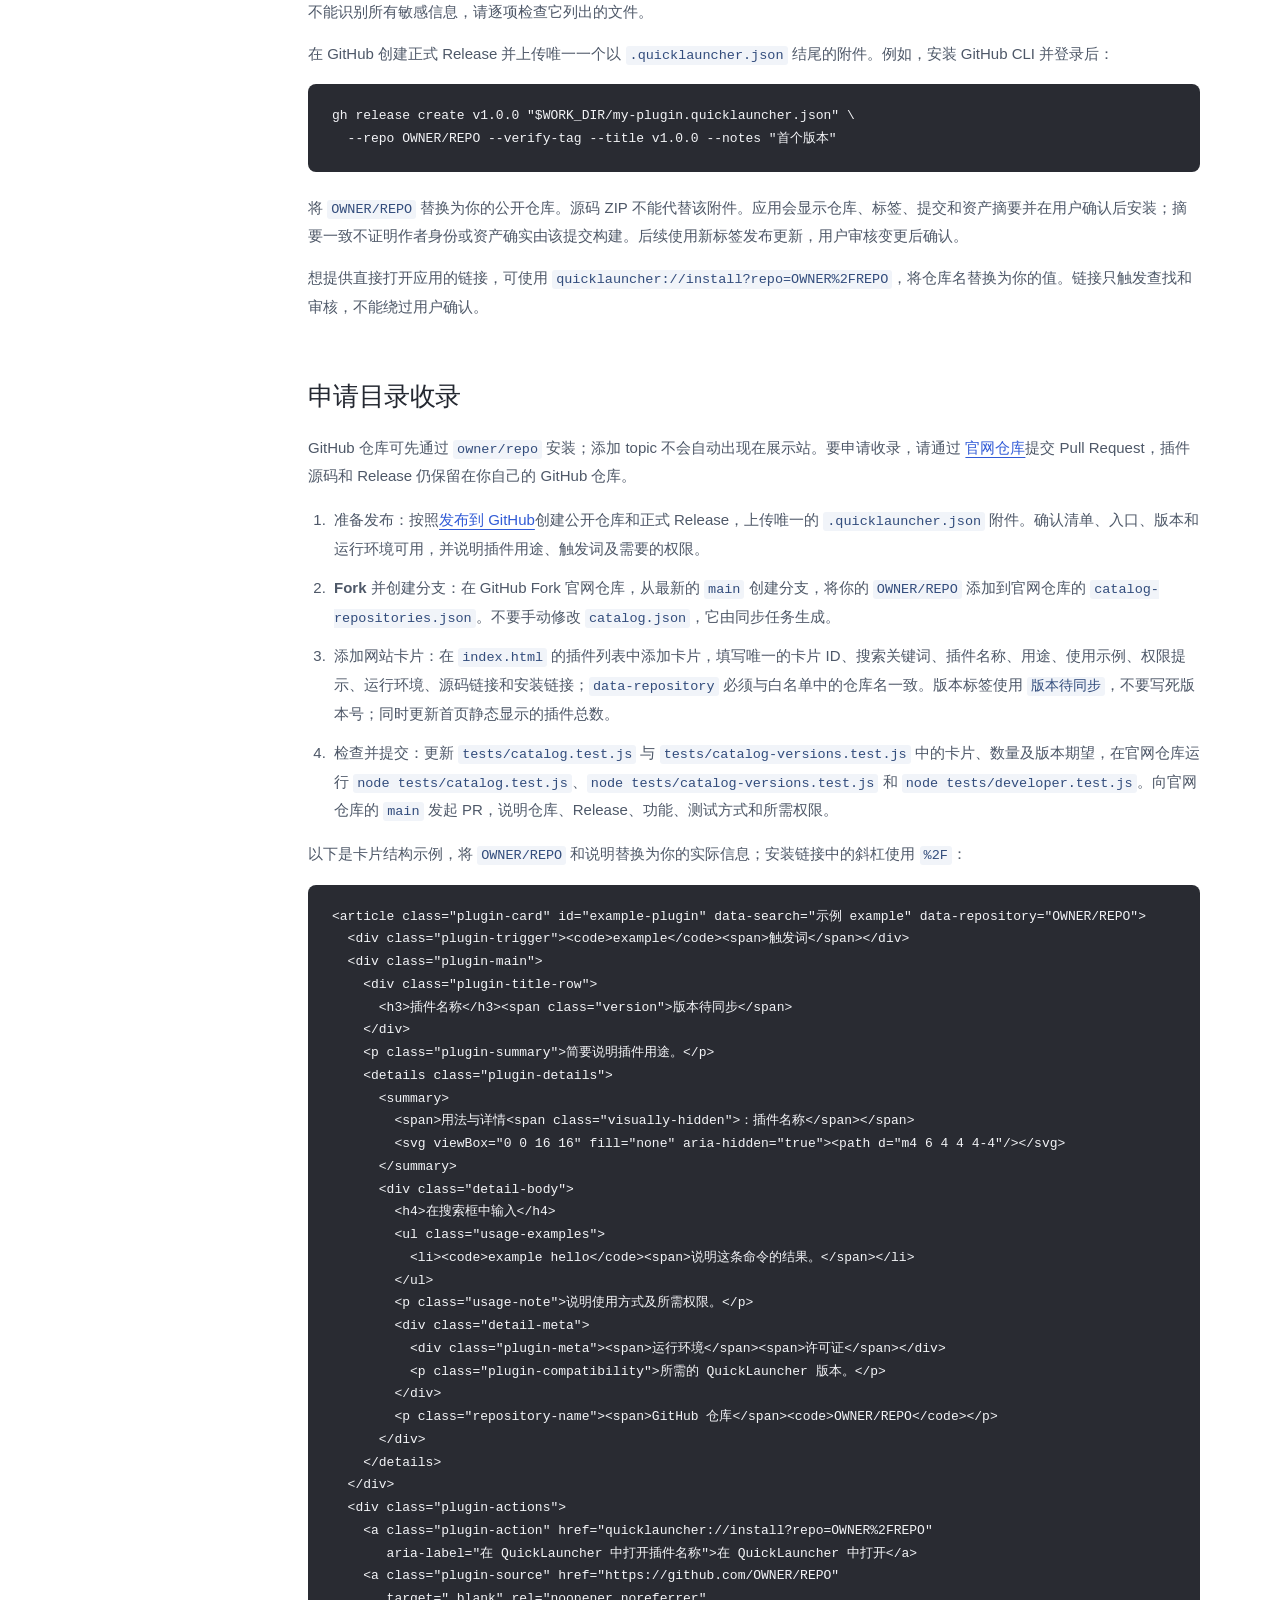
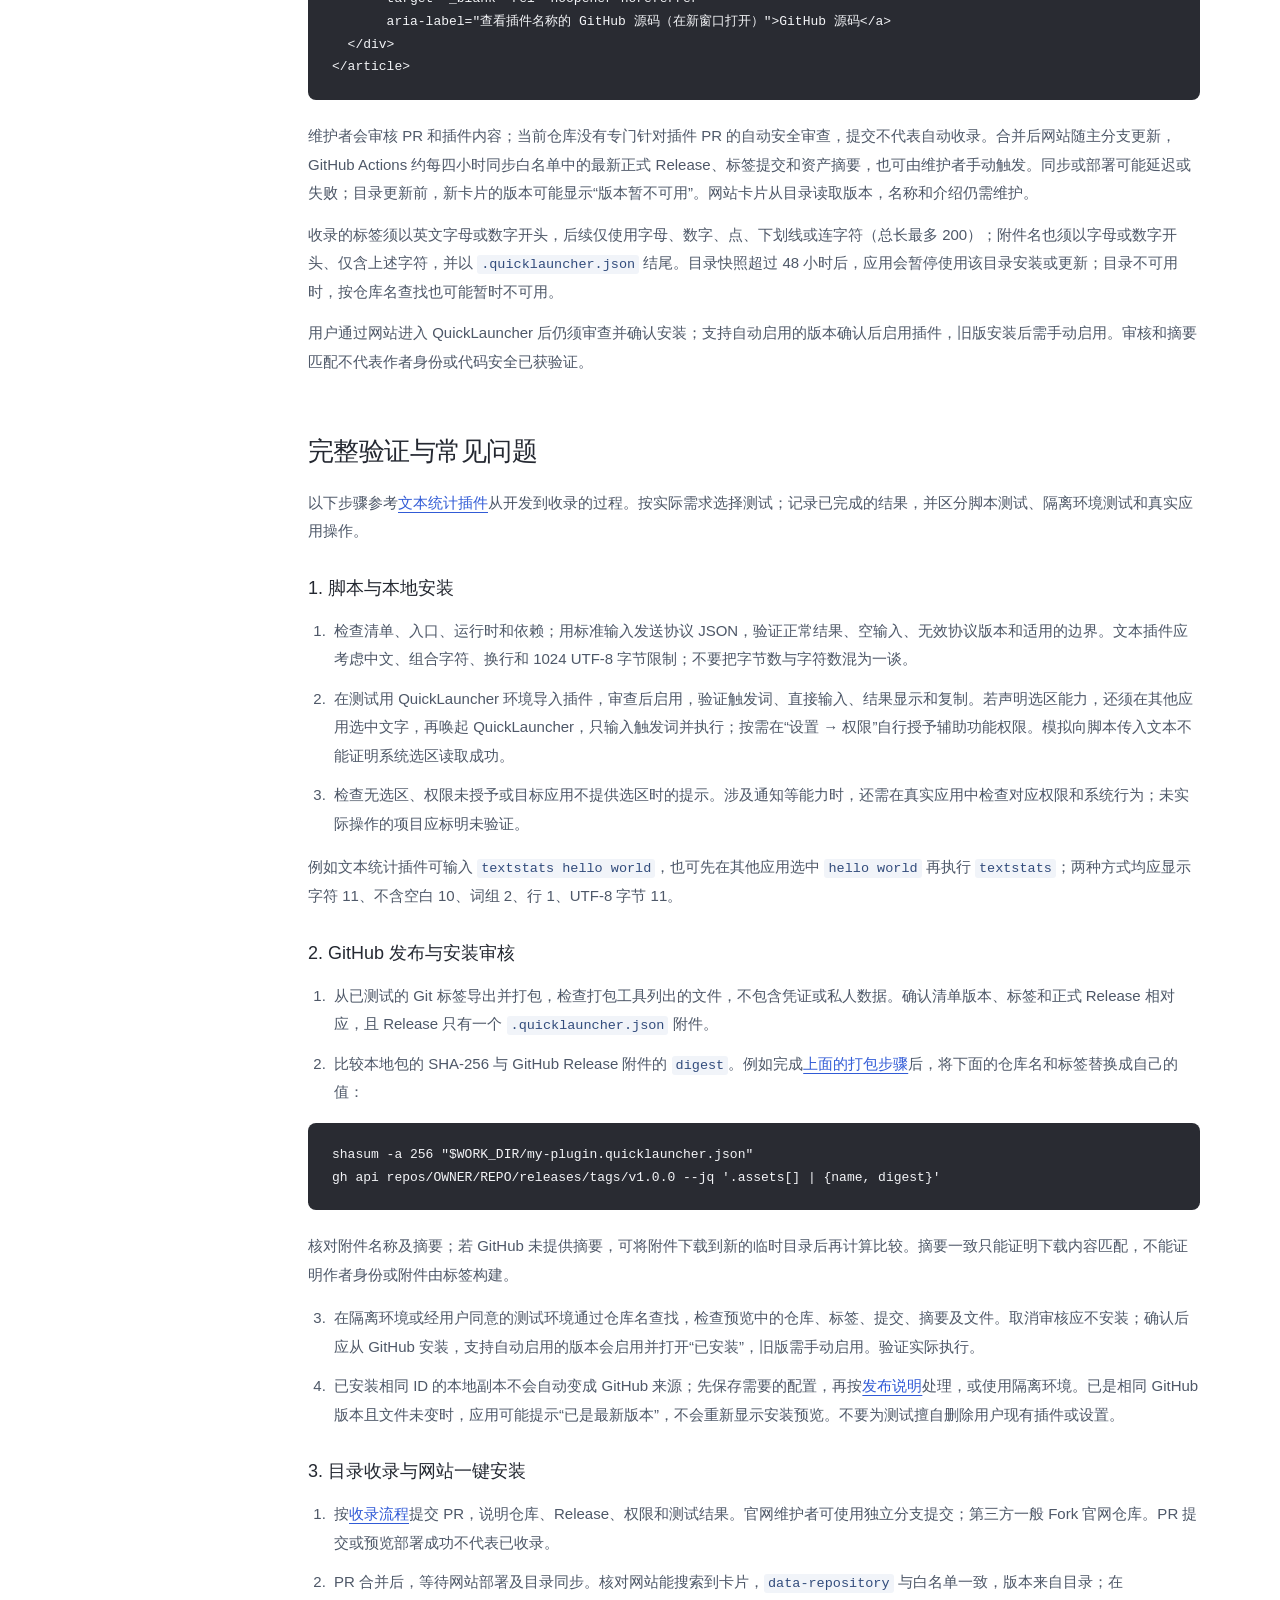
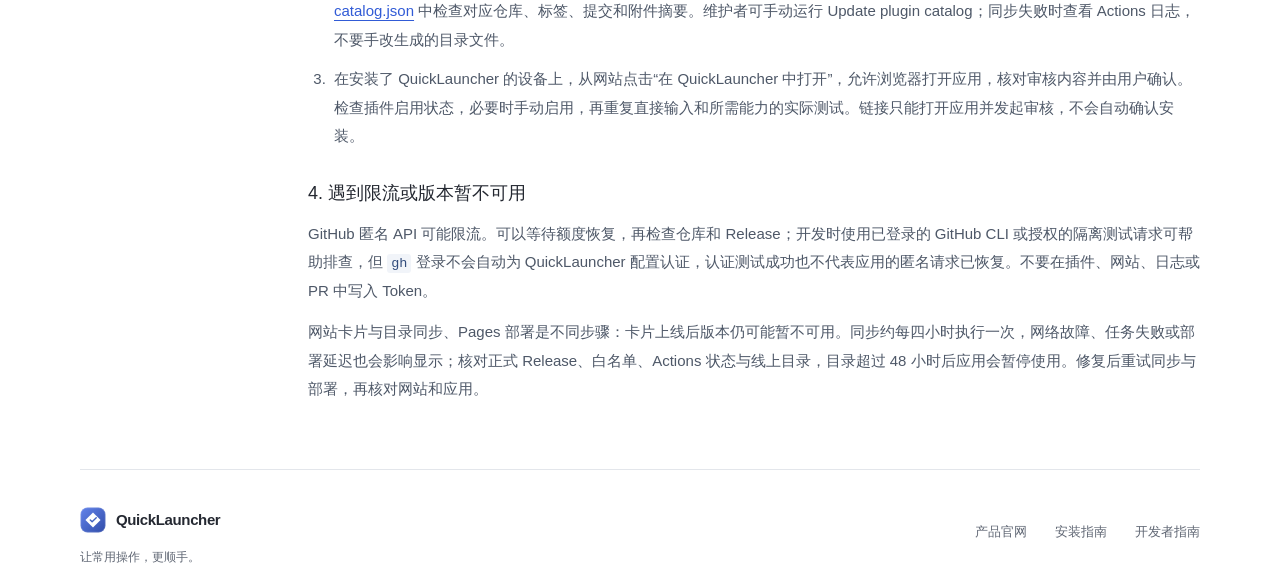
<file: developer.html>
<!doctype html>
<html lang="zh-CN">
<head>
  <meta charset="utf-8">
  <meta name="viewport" content="width=device-width, initial-scale=1">
  <meta name="color-scheme" content="light">
  <meta name="description" content="QuickLauncher 插件开发指南：协议、能力、安装和发布。">
  <title>开发者 · QuickLauncher 插件目录</title>
  <link rel="icon" type="image/svg+xml" href="assets/mark.svg?v=33d8d9871cc1">
  <link rel="stylesheet" href="styles.css?v=4780c6485f51">
  <script src="developer.js?v=ca802c9acd02" defer></script>
</head>
<body>
  <a class="skip-link" href="#main">跳到主要内容</a>
  <header class="topbar">
    <div class="topbar-inner">
      <a class="brand" href="./" aria-label="QuickLauncher 插件目录首页">
        <img src="assets/mark.svg?v=33d8d9871cc1" width="30" height="30" alt="">
        <span>QuickLauncher<span class="brand-divider">/</span><span class="brand-product">插件目录</span></span>
      </a>
      <nav aria-label="主导航">
        <a href="./">插件目录</a>
        <a href="install.html">安装指南</a>
        <a class="nav-current" href="developer.html" aria-current="page">开发者</a>
        <a class="nav-source" href="https://github.com/peiel/quicklauncher-plugin-site" target="_blank" rel="noopener noreferrer">网站源码 <span aria-hidden="true">↗</span></a>
      </nav>
    </div>
  </header>

  <main id="main" class="layout docs-layout">
    <aside class="sidebar docs-sidebar" aria-label="开发指南目录">
      <p class="sidebar-heading">开发指南</p>
      <a class="sidebar-link" href="#ai-skill">AI 辅助开发</a>
      <a class="sidebar-link" href="#quickstart">快速开始</a>
      <a class="sidebar-link" href="#manifest">插件清单</a>
      <a class="sidebar-link" href="#protocol">输入与输出</a>
      <a class="sidebar-link" href="#capabilities">宿主能力与权限</a>
      <a class="sidebar-link" href="#install">安装与测试</a>
      <a class="sidebar-link" href="#publish">发布到 GitHub</a>
      <a class="sidebar-link" href="#catalog">申请目录收录</a>
      <a class="sidebar-link" href="#verification">完整验证与排错</a>
    </aside>
    <div class="content docs-content">
      <div class="intro docs-intro"><div><h1>开发者指南</h1><p>一份清单、一个脚本，通过标准输入输出添加功能。</p></div><span class="protocol-version">脚本协议 v1</span></div>
      <div class="docs-lead"><strong>从一个目录开始</strong><p>编写清单和脚本 → 本地导入测试 → 发布 GitHub Release → 申请展示站收录。文本参数、选中文字、复制结果和定时提醒由应用提供。</p></div>
      <nav class="docs-mobile-nav" aria-label="开发指南目录"><a href="#ai-skill">AI 辅助开发</a><a href="#quickstart">快速开始</a><a href="#manifest">插件清单</a><a href="#protocol">输入与输出</a><a href="#capabilities">能力与权限</a><a href="#install">安装与测试</a><a href="#publish">发布插件</a><a href="#catalog">目录收录</a><a href="#verification">验证与排错</a></nav>

      <section class="docs-section" id="ai-skill" aria-labelledby="ai-skill-title">
        <h2 id="ai-skill-title">用 AI 开发插件</h2>
        <p>将下面的提示词复制给能读取网页的 AI 编程工具，填写你的需求，即可让它参考 QuickLauncher 协议开发和测试插件。AI 需要能够访问开发指南和 Skill 链接；如果无法访问，请下载 Skill 并连同开发指南内容一起提供。</p>
        <pre class="ai-prompt"><code id="ai-plugin-prompt">请阅读 QuickLauncher 插件开发 Skill：
https://plugin.quicklauncher.flyee.tech/skills/quicklauncher-plugin/SKILL.md
以及开发者指南：https://plugin.quicklauncher.flyee.tech/developer.html

请根据指南为 QuickLauncher 开发一个插件。
功能需求：[描述你想实现的功能]
触发词：[填写期望的触发词]
输入和输出：[说明输入、结果及是否需要选中文字]
首选语言：[Python、Ruby、AppleScript、Shell 或其他]

请完成插件代码和必要的测试，按指南的完整验证步骤说明结果，并区分模拟验证和真实应用验证；如果我要求发布或收录，请按指南完成相应准备和操作。</code></pre>
        <div class="ai-prompt-actions"><button class="ai-copy-button" id="copy-ai-prompt" type="button" disabled>复制提示词</button><span id="copy-ai-status" role="status" aria-live="polite"></span></div>
        <p>复制后替换方括号中的内容。也可以手动选中上方文字复制。</p>
        <h3>作为 Skill 使用</h3>
        <p><a href="skills/quicklauncher-plugin/SKILL.md" download="SKILL.md">下载 QuickLauncher 插件开发 Skill</a>，保存到 AI 工具的技能目录中名为 <code>quicklauncher-plugin</code> 的文件夹，按该工具的说明加载。例如，Codex 用户可放在 <code>~/.codex/skills/quicklauncher-plugin/SKILL.md</code>。不同工具的加载方式可能不同；不支持 Skill 的工具仍可使用上面的提示词。</p>
        <div class="docs-note">AI 生成的插件与其他脚本一样以当前用户身份运行。安装前请审查代码、所需权限和数据处理方式；发布到 GitHub 或提交目录收录请按你的授权进行。</div>
      </section>

      <section class="docs-section" id="quickstart" aria-labelledby="quickstart-title">
        <h2 id="quickstart-title">创建你的第一个插件</h2>
        <p>创建一个目录，放入以下两个文件。本例将输入的文本原样显示并复制；无参数时可使用前台应用中选中的文本。</p>
        <h3>manifest.json</h3>
        <pre><code data-example="manifest">{
  "id": "com.example.echo",
  "name": "文本示例",
  "description": "显示并复制文本",
  "keyword": "echo",
  "version": "1.0.0",
  "author": "Example",
  "runtime": "python",
  "entry": "main.py",
  "input": "arguments",
  "acceptsSelectedText": true
}</code></pre>
        <h3>main.py</h3>
        <pre><code data-example="script">import json
import sys
import unicodedata

request = json.load(sys.stdin)
text = request.get("arguments", "").strip()
if request.get("version") != 1:
    result = {"version": 1, "action": "error", "text": "不支持的协议版本"}
elif not text or len(text) &gt; 200 or any(unicodedata.category(c) == "Cc" for c in text):
    result = {"version": 1, "action": "error", "text": "请输入不超过 200 字的单行文本"}
else:
    result = {"version": 1, "action": "copyAndShow", "text": text}
print(json.dumps(result, ensure_ascii=False))</code></pre>
        <p>在该目录运行下面的命令，预期输出包含 <code>copyAndShow</code> 和 <code>Hello</code> 的 JSON。此命令只运行脚本，不会操作 QuickLauncher 或剪贴板。</p>
        <pre><code>printf '%s\n' '{"version":1,"arguments":"Hello"}' | python3 main.py</code></pre>
        <p>接着在 QuickLauncher 的“设置 → 插件 → 发现插件”点击“导入插件…”，选择这个目录。查看代码并确认导入后，输入 <code>echo Hello</code>，选择插件执行。支持安装后自动启用的版本会直接启用并打开“已安装”；旧版需在“已安装”中启用。Python 需要本机已有可用的 Python 3；可在“运行环境”中配置解释器。</p>
        <div class="docs-note">示例声明了选区能力：只输入 <code>echo</code> 并执行时，应用会尝试读取唤起前的选中文字。没有这项需求时，请删除 <code>acceptsSelectedText</code>。</div>
      </section>

      <section class="docs-section" id="manifest" aria-labelledby="manifest-title">
        <h2 id="manifest-title">插件清单</h2>
        <p><code>manifest.json</code> 是插件目录根部的 UTF-8 JSON 文件。以下字段除标注可选外均为字符串且必填。</p>
        <div class="docs-table-wrap"><table><thead><tr><th>字段</th><th>说明</th></tr></thead><tbody>
          <tr><td><code>id</code></td><td>唯一标识，最多 120 字符；以英文字母或数字开头，之后可用字母、数字、点、下划线、连字符。建议使用反向域名，发布后保持稳定。</td></tr>
          <tr><td><code>name</code> / <code>description</code></td><td>显示名称与功能说明；名称不能为空。</td></tr>
          <tr><td><code>keyword</code></td><td>触发词，1–32 个英文字母、数字、下划线或连字符，大小写不敏感。用户可修改；相同触发词的插件不能同时启用。</td></tr>
          <tr><td><code>version</code> / <code>author</code></td><td>版本与作者信息。建议发布版本与 Git 标签保持一致。</td></tr>
          <tr><td><code>runtime</code></td><td><code>shell</code>、<code>python</code>、<code>ruby</code>、<code>applescript</code> 或 <code>executable</code>。前四种可在应用中配置解释器绝对路径；<code>executable</code> 的入口需有执行权限。</td></tr>
          <tr><td><code>entry</code></td><td>入口文件的相对路径，必须存在；不使用绝对路径或 <code>..</code> 路径段。应用以插件目录作为工作目录。</td></tr>
          <tr><td><code>input</code>（可选）</td><td><code>arguments</code> 接收触发词后的文本；<code>passwordLength</code> 接收密码长度；不声明时仅匹配触发词。</td></tr>
          <tr><td><code>acceptsSelectedText</code>（可选）</td><td>布尔值。设为 <code>true</code> 时必须同时声明 <code>input: "arguments"</code>；无参数执行时才尝试读取选区。</td></tr>
          <tr><td><code>passiveTrigger</code>（可选）</td><td>被动触发规则对象；必须同时声明 <code>input: "arguments"</code>。匹配输入时脚本自动运行并预览结果。</td></tr>
          <tr><td><code>previewOnKeyword</code>（可选）</td><td>布尔值。设为 <code>true</code> 后，输入完整触发词时自动运行插件并预览结果；支持参数的插件也可在触发词后附加参数。不声明或为 <code>false</code> 时保留普通触发方式。</td></tr>
          <tr><td><code>sourceURL</code>（可选）</td><td>插件源码地址。</td></tr>
        </tbody></table></div>
        <h3>触发词预览</h3>
        <p>在插件清单中设置 <code>"previewOnKeyword": true</code> 后，启用的插件在用户输入完整触发词时自动运行；例如密码插件可将 <code>keyword</code> 设为 <code>pwd</code>、<code>input</code> 设为 <code>passwordLength</code>。输入 <code>pwd</code> 使用默认长度，输入 <code>pwd 32</code> 则使用本次指定的长度。用户修改触发词后，以修改后的触发词为准。</p>
        <p>脚本返回 <code>copy</code> 或 <code>copyAndShow</code> 时，应用会在面板中显示文本；用户选中结果并按回车后，复制<strong>当前显示的同一结果</strong>并关闭面板，不会再次运行脚本。预览文本最多 200 字符且不得含控制字符。支持多项预览的新版本还允许返回 <code>list</code>，如下文所述；其他动作不会作为预览执行。预览时不会读取其他应用的选中文字。</p>
        <div class="docs-note"><strong>显示与信任：</strong>触发词预览会明文显示结果，即使脚本返回 <code>copy</code> 也包括密码等敏感内容。应在插件说明和审核中明确告知用户，避免记录或上传结果，并只启用信任的代码。旧版 QuickLauncher 不支持此字段，仍需选中插件并执行；需要即时预览的用户应使用支持该能力的新版本。</div>
        <h3>被动触发规则</h3>
        <p>在插件清单中添加如下 <code>passiveTrigger</code>，可在搜索输入由允许的字符组成、且每组必需字符至少出现一个时触发。例如，规则可匹配 <code>1+1</code>；<code>123</code> 缺少运算符、<code>1+1a</code> 包含不允许的字符，均不会触发。</p>
        <pre><code data-example="passive-trigger">{
  "type": "characterSet",
  "allowedCharacters": "0123456789 +-*/().×÷",
  "requiredCharacterGroups": ["0123456789", "+-*/×÷"]
}</code></pre>
        <p><code>allowedCharacters</code> 和每个必需字符组须为 1–128 个 Unicode 字符，不得包含控制字符或换行；<code>requiredCharacterGroups</code> 须包含 1–8 组，每组字符都必须属于允许的字符。匹配输入最多 256 UTF-8 字节。</p>
        <h3>用户如何控制被动触发</h3>
        <p>用户可在“设置 → 插件 → 已安装”，打开对应插件的“设置”，在“被动触发”中查看允许字符和必需字符组，并独立开关被动触发。没有单独设置时，声明此规则的插件默认开启被动触发；插件整体也必须启用，匹配时才会自动运行。关闭被动触发后，原有触发词仍可使用。</p>
        <p>开关选择会保存在本机，重启应用或更新插件后仍会保留。支持安装后自动启用的 QuickLauncher 版本会在用户审核确认安装后启用插件；旧版安装后需手动启用。支持保留启用状态的版本在用户审核确认更新后会保留更新前的启用状态，旧版更新后仍需重新启用。被动开关本身不会替代插件启用和更新审核。</p>
        <div class="docs-note"><strong>自动运行与隐私：</strong>输入符合规则时，应用会为最多三个匹配且被动触发已开启的已启用插件运行预览，不必先选中结果。脚本会收到匹配的文本，仍以当前用户身份执行，可以访问文件和网络；请避免产生副作用、读取或上传不必要的数据，并向用户说明用途。</div>
      </section>

      <section class="docs-section" id="protocol" aria-labelledby="protocol-title">
        <h2 id="protocol-title">标准输入与输出</h2>
        <p>未声明触发词预览的插件在用户选择触发词结果后启动；启用 <code>previewOnKeyword</code> 后，匹配触发词时可自动启动并预览。已启用插件的被动触发开关开启时，匹配规则的输入也可启动预览。应用通过标准输入发送一个 JSON 请求；脚本向标准输出写一个完整 JSON 对象，并以成功退出码结束。不要在标准输出混入日志；标准错误不会展示或记录。</p>
        <pre><code>{"version":1}
{"version":1,"arguments":"Hello"}
{"version":1,"passwordLength":24}</code></pre>
        <p>请求始终包含协议 <code>version: 1</code>。<code>arguments</code> 是触发词后的原始文本，最多 1024 UTF-8 字节；被动触发时是匹配的完整输入，最多 256 UTF-8 字节。<code>passwordLength</code> 为 8–128 的整数，用户未临时指定时使用应用设置的默认长度。按清单声明选择输入类型；仅声明 <code>arguments</code> 的插件可以接收选区。</p>
        <p>被动运行只接受 <code>copyAndShow</code> 作为预览，用户选中结果并确认后才复制；其他动作不会在预览阶段执行。被动匹配时不会读取其他应用的选中文字。</p>
        <div class="docs-table-wrap"><table><thead><tr><th>返回 action</th><th>行为与限制</th><th>示例</th></tr></thead><tbody>
          <tr><td><code>copy</code></td><td>普通执行时复制 <code>text</code> 且不显示；启用触发词预览时会明文显示结果，回车后复制并关闭。</td><td><code>{"version":1,"action":"copy","text":"value"}</code></td></tr>
          <tr><td><code>copyAndShow</code></td><td>普通执行时复制并显示 <code>text</code>，面板保持打开；触发词预览时先显示，回车后复制并关闭。显示敏感结果需明确告知用户。</td><td><code>{"version":1,"action":"copyAndShow","text":"9"}</code></td></tr>
          <tr><td><code>list</code></td><td>仅用于已声明 <code>previewOnKeyword</code> 的触发词预览，提供多项可复制结果；用户选择后按回车复制对应项并关闭面板。</td><td><code>{"version":1,"action":"list","items":[{"title":"2026-11-15","subtitle":"ISO 日期","text":"2026-11-15"}]}</code></td></tr>
          <tr><td><code>message</code></td><td>显示短暂提示。</td><td><code>{"version":1,"action":"message","text":"完成"}</code></td></tr>
          <tr><td><code>error</code></td><td>显示错误并保持面板。</td><td><code>{"version":1,"action":"error","text":"输入无效"}</code></td></tr>
          <tr><td><code>scheduleReminder</code></td><td>由应用安排一次系统通知；<code>seconds</code> 为 1–2,592,000 的整数（最长 30 天）。</td><td><code>{"version":1,"action":"scheduleReminder","text":"喝水","seconds":600}</code></td></tr>
        </tbody></table></div>
        <p>除 <code>list</code> 外，响应的 <code>text</code> 均不能为空；<code>copyAndShow</code>、<code>error</code> 和提醒文本最多 200 字符且不能含控制字符，提醒文本不能仅为空白。触发词预览中的 <code>copy</code> 文本同样最多 200 字符且不能含控制字符。<code>list</code> 的 <code>items</code> 必须包含 1–10 项；每项的 <code>title</code>、<code>subtitle</code> 和 <code>text</code> 均为必填字符串，不能仅为空白、不能含控制字符或 Unicode 换行符（包括 U+2028、U+2029），且各不超过 200 字符。用户上下选择后按回车，应用复制对应项的 <code>text</code> 并关闭面板，不会重新运行脚本；普通执行或被动触发返回 <code>list</code> 不会复制或执行副作用。多项预览需要包含该能力的新版本 QuickLauncher，官网发行版 1.4 及更早版本不支持。脚本执行超时为 5 秒，标准输出上限 65,536 字节；超限或 JSON 无效将被拒绝。</p>
        <p>列表项可选提供稳定的 <code>id</code>，如 <code>datetime_chinese</code>。ID 须为 1–64 个 ASCII 字符，以字母或数字开头，其余只能是字母、数字、点、下划线或连字符；同一列表内不得重复，非法或重复的 ID 会使整个列表被拒绝。使用固定 ID，不要将日期、时间、查询或其他用户数据放入 ID。支持记忆选择的新版本在成功复制后，只在本机按插件保存所选 ID，下次将匹配项排在第一位；其余项保留原顺序，保存的 ID 不存在时显示原顺序。卸载插件或清除使用与查询记录时会删除相应选择记录。官网发行版 1.5 会忽略 ID 并保留原顺序。</p>
      </section>

      <section class="docs-section" id="capabilities" aria-labelledby="capabilities-title">
        <h2 id="capabilities-title">应用提供的能力</h2>
        <div class="capability-list">
          <article><h3>文本参数</h3><p>声明 <code>input: "arguments"</code>，执行 <code>keyword 参数</code> 时获得文本；应用不会把脚本查询写入使用历史。</p></article>
          <article><h3>被动匹配</h3><p>声明 <code>passiveTrigger</code> 后，启用插件和被动触发时，匹配输入会自动运行脚本并接收输入；使用 <code>copyAndShow</code> 返回预览，用户确认后复制。用户可独立关闭被动触发，保留触发词执行。</p></article>
          <article><h3>触发词预览</h3><p>声明 <code>previewOnKeyword</code> 后，输入触发词即运行并显示结果；回车复制当前显示的内容并关闭面板。该能力需要新版 QuickLauncher，显示敏感内容前应告知用户。</p></article>
          <article><h3>读取选中文字</h3><p>额外声明 <code>acceptsSelectedText: true</code>。只有用户无参数执行插件时才读取唤起前应用的选区，作为 <code>arguments</code> 传入。需用户授予辅助功能权限，目标应用也须提供选区；失败时用户可直接输入。不会模拟复制按键或读取剪贴板。</p></article>
          <article><h3>显示或复制结果</h3><p>返回 <code>copy</code>、<code>copyAndShow</code>、<code>message</code> 或 <code>error</code>；新版还支持触发词预览中的多项 <code>list</code>。由应用处理界面和剪贴板，剪贴板内容可能被有权限的其他应用读取。</p></article>
          <article><h3>定时提醒</h3><p>返回 <code>scheduleReminder</code>，应用向系统申请一次性通知；首次使用时可能请求通知授权。显示受系统通知设置和专注模式影响，脚本无需后台等待。</p></article>
        </div>
        <div class="docs-note"><strong>权限与信任：</strong>脚本以当前用户身份运行，不受 QuickLauncher 沙箱限制，可自行访问文件、网络或其他应用；AppleScript 控制其他应用可能需要系统自动化权限。请在说明中明确数据用途，不上传敏感数据，不把凭证写入插件包。选区读取需由用户自行授权，标记为安全输入的控件不会读取。应用未提供任意插件访问书签、查询历史或密码的宿主 API。</div>
      </section>

      <section class="docs-section" id="install" aria-labelledby="install-title">
        <h2 id="install-title">本地安装与调试</h2>
        <ol class="docs-list"><li>在“设置 → 插件 → 发现插件”选择“导入插件…”，选包含清单的目录。</li><li>查看代码并确认导入；支持自动启用的版本会在安装后启用插件并打开“已安装”，旧版需检查文件后手动启用。若声明选区能力，需由用户按需在“设置 → 权限”中自行管理系统授权。</li><li>输入完整触发词和可选参数，选中结果执行；声明被动触发时也可输入匹配内容预览并确认复制。可在设置中调整触发词及 Python、Ruby、Shell 或 AppleScript 解释器路径。</li><li>导入时会复制文件，源目录改动不会自动同步；修改已安装副本后，需检查代码并重新启用。要重新导入相同 ID，需先删除旧副本；请留意保存自定义设置。请使用新版 QuickLauncher 以支持本页介绍的协议。</li></ol>
        <p>测试被动触发时，可在插件“设置 → 被动触发”中依次验证：开启时匹配输入显示预览；关闭后匹配输入不再自动运行，原触发词仍可执行；再次开启后预览恢复。另用不匹配的输入检查规则不会误触发。</p>
        <p>参考完整开源插件：<a href="https://github.com/peiel/quicklauncher-calculator-plugin">计算器</a>、<a href="https://github.com/peiel/quicklauncher-reminder-plugin">定时提醒</a>、<a href="https://github.com/peiel/quicklauncher-password-plugin">密码生成</a>。</p>
      </section>

      <section class="docs-section" id="publish" aria-labelledby="publish-title">
        <h2 id="publish-title">发布到 GitHub</h2>
        <p>发布公开仓库与正式 Release 后，即可在应用内用 <code>owner/repo</code> 查找并审查安装。发布前确认插件文件不包含密钥或个人数据，并使用已经测试的 Git 提交打包。</p>
        <div class="docs-note">如果已经通过本地导入安装了相同 ID，应用不会直接把该副本切换为 GitHub 来源。请先保存需要保留的自定义设置并删除本地副本，再从 GitHub 安装；也可以在隔离的测试环境中验证 GitHub 安装。</div>
        <ol class="docs-list"><li>在 GitHub 创建一个空的公开仓库，将插件提交并配置 <code>origin</code> 指向它。新建仓库可在插件目录中执行以下命令，将 <code>OWNER/REPO</code> 替换成自己的仓库名；已有 Git 仓库可跳过初始化和添加已有 remote 的步骤。</li></ol>
        <pre><code>git init -b main
git add manifest.json main.py
git commit -m "Add plugin"
git remote add origin https://github.com/OWNER/REPO.git</code></pre>
        <p>可添加 <code>quicklauncher-plugin</code> topic 作为仓库标记；应用内未收录仓库使用完整 <code>owner/repo</code> 查找。</p>
        <ol class="docs-list" start="2"><li>下载 <a href="tools/package_github_plugin.py" download>插件打包工具</a>（MIT 协议，<a href="tools/LICENSE">许可证</a>；需要 Python 3.9+），创建并推送标签，从标签导出文件并打包。下面命令在插件 Git 仓库根目录执行：</li></ol>
        <pre><code>git tag v1.0.0
git push origin main v1.0.0
WORK_DIR="$(mktemp -d "${TMPDIR:-/tmp}/quicklauncher-release.XXXXXX")"
mkdir "$WORK_DIR/source"
git archive v1.0.0 | tar -x -C "$WORK_DIR/source"
curl -fsSL https://plugin.quicklauncher.flyee.tech/tools/package_github_plugin.py -o "$WORK_DIR/package_github_plugin.py"
python3 "$WORK_DIR/package_github_plugin.py" "$WORK_DIR/source" "$WORK_DIR/my-plugin.quicklauncher.json"</code></pre>
        <p>如果标签已存在，请跳过创建标签的命令。替换 <code>main</code> 为仓库的实际分支名。工具拒绝 <code>.git</code>、符号链接、特殊文件、常见凭证文件、无效清单及超限内容，不会覆盖现有输出；插件最多 1000 个文件、原始内容总计不超过 10 MB、JSON 资产不超过 16 MB。自动检查不能识别所有敏感信息，请逐项检查它列出的文件。</p>
        <p>在 GitHub 创建正式 Release 并上传唯一一个以 <code>.quicklauncher.json</code> 结尾的附件。例如，安装 GitHub CLI 并登录后：</p>
        <pre><code>gh release create v1.0.0 "$WORK_DIR/my-plugin.quicklauncher.json" \
  --repo OWNER/REPO --verify-tag --title v1.0.0 --notes "首个版本"</code></pre>
        <p>将 <code>OWNER/REPO</code> 替换为你的公开仓库。源码 ZIP 不能代替该附件。应用会显示仓库、标签、提交和资产摘要并在用户确认后安装；摘要一致不证明作者身份或资产确实由该提交构建。后续使用新标签发布更新，用户审核变更后确认。</p>
        <p>想提供直接打开应用的链接，可使用 <code>quicklauncher://install?repo=OWNER%2FREPO</code>，将仓库名替换为你的值。链接只触发查找和审核，不能绕过用户确认。</p>
      </section>

      <section class="docs-section" id="catalog" aria-labelledby="catalog-title">
        <h2 id="catalog-title">申请目录收录</h2>
        <p>GitHub 仓库可先通过 <code>owner/repo</code> 安装；添加 topic 不会自动出现在展示站。要申请收录，请通过 <a href="https://github.com/peiel/quicklauncher-plugin-site">官网仓库</a>提交 Pull Request，插件源码和 Release 仍保留在你自己的 GitHub 仓库。</p>
        <ol class="docs-list">
          <li><strong>准备发布：</strong>按照<a href="#publish">发布到 GitHub</a>创建公开仓库和正式 Release，上传唯一的 <code>.quicklauncher.json</code> 附件。确认清单、入口、版本和运行环境可用，并说明插件用途、触发词及需要的权限。</li>
          <li><strong>Fork 并创建分支：</strong>在 GitHub Fork 官网仓库，从最新的 <code>main</code> 创建分支，将你的 <code>OWNER/REPO</code> 添加到官网仓库的 <code>catalog-repositories.json</code>。不要手动修改 <code>catalog.json</code>，它由同步任务生成。</li>
          <li><strong>添加网站卡片：</strong>在 <code>index.html</code> 的插件列表中添加卡片，填写唯一的卡片 ID、搜索关键词、插件名称、用途、使用示例、权限提示、运行环境、源码链接和安装链接；<code>data-repository</code> 必须与白名单中的仓库名一致。版本标签使用 <code>版本待同步</code>，不要写死版本号；同时更新首页静态显示的插件总数。</li>
          <li><strong>检查并提交：</strong>更新 <code>tests/catalog.test.js</code> 与 <code>tests/catalog-versions.test.js</code> 中的卡片、数量及版本期望，在官网仓库运行 <code>node tests/catalog.test.js</code>、<code>node tests/catalog-versions.test.js</code> 和 <code>node tests/developer.test.js</code>。向官网仓库的 <code>main</code> 发起 PR，说明仓库、Release、功能、测试方式和所需权限。</li>
        </ol>
        <p>以下是卡片结构示例，将 <code>OWNER/REPO</code> 和说明替换为你的实际信息；安装链接中的斜杠使用 <code>%2F</code>：</p>
        <pre><code>&lt;article class=&quot;plugin-card&quot; id=&quot;example-plugin&quot; data-search=&quot;示例 example&quot; data-repository=&quot;OWNER/REPO&quot;&gt;
  &lt;div class=&quot;plugin-trigger&quot;&gt;&lt;code&gt;example&lt;/code&gt;&lt;span&gt;触发词&lt;/span&gt;&lt;/div&gt;
  &lt;div class=&quot;plugin-main&quot;&gt;
    &lt;div class=&quot;plugin-title-row&quot;&gt;
      &lt;h3&gt;插件名称&lt;/h3&gt;&lt;span class=&quot;version&quot;&gt;版本待同步&lt;/span&gt;
    &lt;/div&gt;
    &lt;p class=&quot;plugin-summary&quot;&gt;简要说明插件用途。&lt;/p&gt;
    &lt;details class=&quot;plugin-details&quot;&gt;
      &lt;summary&gt;
        &lt;span&gt;用法与详情&lt;span class=&quot;visually-hidden&quot;&gt;：插件名称&lt;/span&gt;&lt;/span&gt;
        &lt;svg viewBox=&quot;0 0 16 16&quot; fill=&quot;none&quot; aria-hidden=&quot;true&quot;&gt;&lt;path d=&quot;m4 6 4 4 4-4&quot;/&gt;&lt;/svg&gt;
      &lt;/summary&gt;
      &lt;div class=&quot;detail-body&quot;&gt;
        &lt;h4&gt;在搜索框中输入&lt;/h4&gt;
        &lt;ul class=&quot;usage-examples&quot;&gt;
          &lt;li&gt;&lt;code&gt;example hello&lt;/code&gt;&lt;span&gt;说明这条命令的结果。&lt;/span&gt;&lt;/li&gt;
        &lt;/ul&gt;
        &lt;p class=&quot;usage-note&quot;&gt;说明使用方式及所需权限。&lt;/p&gt;
        &lt;div class=&quot;detail-meta&quot;&gt;
          &lt;div class=&quot;plugin-meta&quot;&gt;&lt;span&gt;运行环境&lt;/span&gt;&lt;span&gt;许可证&lt;/span&gt;&lt;/div&gt;
          &lt;p class=&quot;plugin-compatibility&quot;&gt;所需的 QuickLauncher 版本。&lt;/p&gt;
        &lt;/div&gt;
        &lt;p class=&quot;repository-name&quot;&gt;&lt;span&gt;GitHub 仓库&lt;/span&gt;&lt;code&gt;OWNER/REPO&lt;/code&gt;&lt;/p&gt;
      &lt;/div&gt;
    &lt;/details&gt;
  &lt;/div&gt;
  &lt;div class=&quot;plugin-actions&quot;&gt;
    &lt;a class=&quot;plugin-action&quot; href=&quot;quicklauncher://install?repo=OWNER%2FREPO&quot;
       aria-label=&quot;在 QuickLauncher 中打开插件名称&quot;&gt;在 QuickLauncher 中打开&lt;/a&gt;
    &lt;a class=&quot;plugin-source&quot; href=&quot;https://github.com/OWNER/REPO&quot;
       target=&quot;_blank&quot; rel=&quot;noopener noreferrer&quot;
       aria-label=&quot;查看插件名称的 GitHub 源码（在新窗口打开）&quot;&gt;GitHub 源码&lt;/a&gt;
  &lt;/div&gt;
&lt;/article&gt;</code></pre>
        <p>维护者会审核 PR 和插件内容；当前仓库没有专门针对插件 PR 的自动安全审查，提交不代表自动收录。合并后网站随主分支更新，GitHub Actions 约每四小时同步白名单中的最新正式 Release、标签提交和资产摘要，也可由维护者手动触发。同步或部署可能延迟或失败；目录更新前，新卡片的版本可能显示“版本暂不可用”。网站卡片从目录读取版本，名称和介绍仍需维护。</p>
        <p>收录的标签须以英文字母或数字开头，后续仅使用字母、数字、点、下划线或连字符（总长最多 200）；附件名也须以字母或数字开头、仅含上述字符，并以 <code>.quicklauncher.json</code> 结尾。目录快照超过 48 小时后，应用会暂停使用该目录安装或更新；目录不可用时，按仓库名查找也可能暂时不可用。</p>
        <p>用户通过网站进入 QuickLauncher 后仍须审查并确认安装；支持自动启用的版本确认后启用插件，旧版安装后需手动启用。审核和摘要匹配不代表作者身份或代码安全已获验证。</p>
      </section>
      <section class="docs-section" id="verification" aria-labelledby="verification-title">
        <h2 id="verification-title">完整验证与常见问题</h2>
        <p>以下步骤参考<a href="https://github.com/peiel/quicklauncher-text-stats-plugin">文本统计插件</a>从开发到收录的过程。按实际需求选择测试；记录已完成的结果，并区分脚本测试、隔离环境测试和真实应用操作。</p>
        <h3>1. 脚本与本地安装</h3>
        <ol class="docs-list">
          <li>检查清单、入口、运行时和依赖；用标准输入发送协议 JSON，验证正常结果、空输入、无效协议版本和适用的边界。文本插件应考虑中文、组合字符、换行和 1024 UTF-8 字节限制；不要把字节数与字符数混为一谈。</li>
          <li>在测试用 QuickLauncher 环境导入插件，审查后启用，验证触发词、直接输入、结果显示和复制。若声明选区能力，还须在其他应用选中文字，再唤起 QuickLauncher，只输入触发词并执行；按需在“设置 → 权限”自行授予辅助功能权限。模拟向脚本传入文本不能证明系统选区读取成功。</li>
          <li>检查无选区、权限未授予或目标应用不提供选区时的提示。涉及通知等能力时，还需在真实应用中检查对应权限和系统行为；未实际操作的项目应标明未验证。</li>
        </ol>
        <p>例如文本统计插件可输入 <code>textstats hello world</code>，也可先在其他应用选中 <code>hello world</code> 再执行 <code>textstats</code>；两种方式均应显示字符 11、不含空白 10、词组 2、行 1、UTF-8 字节 11。</p>
        <h3>2. GitHub 发布与安装审核</h3>
        <ol class="docs-list">
          <li>从已测试的 Git 标签导出并打包，检查打包工具列出的文件，不包含凭证或私人数据。确认清单版本、标签和正式 Release 相对应，且 Release 只有一个 <code>.quicklauncher.json</code> 附件。</li>
          <li>比较本地包的 SHA-256 与 GitHub Release 附件的 <code>digest</code>。例如完成<a href="#publish">上面的打包步骤</a>后，将下面的仓库名和标签替换成自己的值：</li>
        </ol>
        <pre><code>shasum -a 256 "$WORK_DIR/my-plugin.quicklauncher.json"
gh api repos/OWNER/REPO/releases/tags/v1.0.0 --jq '.assets[] | {name, digest}'</code></pre>
        <p>核对附件名称及摘要；若 GitHub 未提供摘要，可将附件下载到新的临时目录后再计算比较。摘要一致只能证明下载内容匹配，不能证明作者身份或附件由标签构建。</p>
        <ol class="docs-list" start="3">
          <li>在隔离环境或经用户同意的测试环境通过仓库名查找，检查预览中的仓库、标签、提交、摘要及文件。取消审核应不安装；确认后应从 GitHub 安装，支持自动启用的版本会启用并打开“已安装”，旧版需手动启用。验证实际执行。</li>
          <li>已安装相同 ID 的本地副本不会自动变成 GitHub 来源；先保存需要的配置，再按<a href="#publish">发布说明</a>处理，或使用隔离环境。已是相同 GitHub 版本且文件未变时，应用可能提示“已是最新版本”，不会重新显示安装预览。不要为测试擅自删除用户现有插件或设置。</li>
        </ol>
        <h3>3. 目录收录与网站一键安装</h3>
        <ol class="docs-list">
          <li>按<a href="#catalog">收录流程</a>提交 PR，说明仓库、Release、权限和测试结果。官网维护者可使用独立分支提交；第三方一般 Fork 官网仓库。PR 提交或预览部署成功不代表已收录。</li>
          <li>PR 合并后，等待网站部署及目录同步。核对网站能搜索到卡片，<code>data-repository</code> 与白名单一致，版本来自目录；在 <a href="catalog.json">catalog.json</a> 中检查对应仓库、标签、提交和附件摘要。维护者可手动运行 Update plugin catalog；同步失败时查看 Actions 日志，不要手改生成的目录文件。</li>
          <li>在安装了 QuickLauncher 的设备上，从网站点击“在 QuickLauncher 中打开”，允许浏览器打开应用，核对审核内容并由用户确认。检查插件启用状态，必要时手动启用，再重复直接输入和所需能力的实际测试。链接只能打开应用并发起审核，不会自动确认安装。</li>
        </ol>
        <h3>4. 遇到限流或版本暂不可用</h3>
        <p>GitHub 匿名 API 可能限流。可以等待额度恢复，再检查仓库和 Release；开发时使用已登录的 GitHub CLI 或授权的隔离测试请求可帮助排查，但 <code>gh</code> 登录不会自动为 QuickLauncher 配置认证，认证测试成功也不代表应用的匿名请求已恢复。不要在插件、网站、日志或 PR 中写入 Token。</p>
        <p>网站卡片与目录同步、Pages 部署是不同步骤：卡片上线后版本仍可能暂不可用。同步约每四小时执行一次，网络故障、任务失败或部署延迟也会影响显示；核对正式 Release、白名单、Actions 状态与线上目录，目录超过 48 小时后应用会暂停使用。修复后重试同步与部署，再核对网站和应用。</p>
      </section>
    </div>
  </main>
  <footer class="footer">
        <div class="footer-identity"><a class="brand" href="https://quicklauncher.flyee.tech/"><img src="assets/mark.svg?v=33d8d9871cc1" width="26" height="26" alt="">QuickLauncher</a><p>让常用操作，更顺手。</p></div>
        <nav class="footer-links" aria-label="页脚导航"><a href="https://quicklauncher.flyee.tech/">产品官网</a><a href="install.html">安装指南</a><a href="developer.html">开发者指南</a></nav>
      </footer>
</body>
</html>
</file>
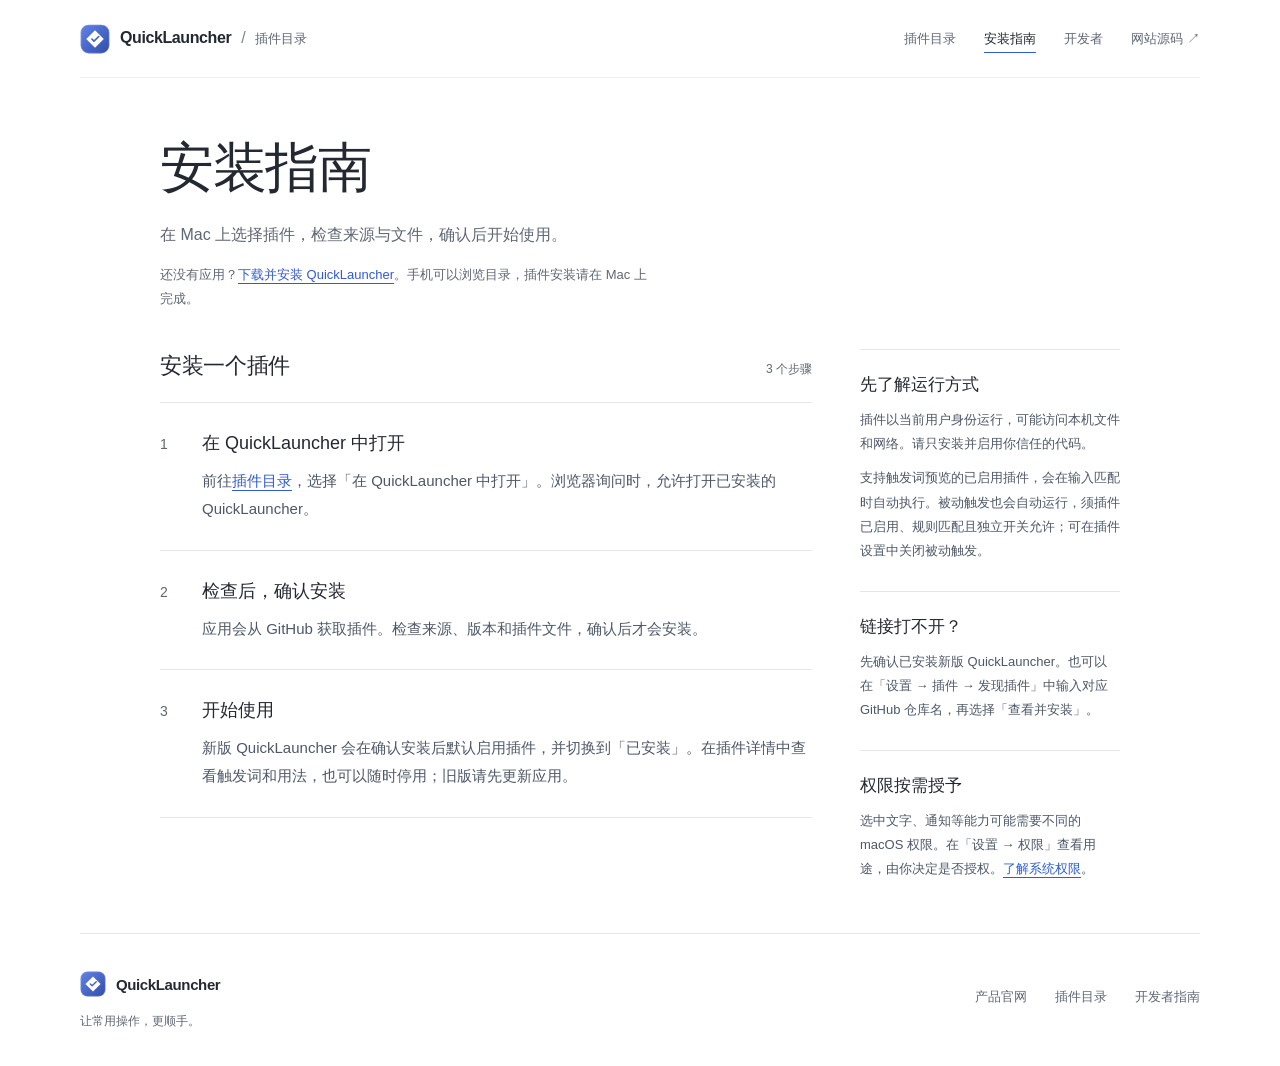
<file: install.html>
<!doctype html>
<html lang="zh-CN">
<head>
  <meta charset="utf-8">
  <meta name="viewport" content="width=device-width, initial-scale=1">
  <meta name="color-scheme" content="light">
  <meta name="theme-color" content="#ffffff">
  <meta name="description" content="了解如何在 QuickLauncher 中审核、安装并启用插件。">
  <title>安装指南 · QuickLauncher 插件目录</title>
  <link rel="icon" href="assets/mark.svg?v=33d8d9871cc1" type="image/svg+xml">
  <link rel="stylesheet" href="styles.css?v=4780c6485f51">
</head>
<body>
  <a class="skip-link" href="#main">跳到主要内容</a>
  <header class="topbar">
    <div class="topbar-inner">
      <a class="brand" href="./" aria-label="QuickLauncher 插件目录首页">
        <img src="assets/mark.svg?v=33d8d9871cc1" width="30" height="30" alt="">
        <span>QuickLauncher<span class="brand-divider">/</span><span class="brand-product">插件目录</span></span>
      </a>
      <nav aria-label="主导航">
        <a href="./">插件目录</a>
        <a class="nav-current" href="install.html" aria-current="page">安装指南</a>
        <a href="developer.html">开发者</a>
        <a class="nav-source" href="https://github.com/peiel/quicklauncher-plugin-site" target="_blank" rel="noopener noreferrer">网站源码 <span aria-hidden="true">↗</span></a>
      </nav>
    </div>
  </header>

  <main id="main" class="layout catalog-layout install-page">
    <div class="content">
      <div class="intro install-intro"><div><h1>安装指南</h1><p>在 Mac 上选择插件，检查来源与文件，确认后开始使用。</p><p class="install-prerequisite">还没有应用？<a href="https://quicklauncher.flyee.tech/install.html">下载并安装 QuickLauncher</a>。手机可以浏览目录，插件安装请在 Mac 上完成。</p></div></div>

      <div class="install-guide-grid">
        <section class="install-panel" id="install" aria-labelledby="install-heading">
          <div class="install-panel-heading"><h2 id="install-heading">安装一个插件</h2><span class="install-step-count">3 个步骤</span></div>
          <ol class="install-steps" role="list">
            <li>
              <span class="install-number" aria-hidden="true">1</span>
              <div><h3>在 QuickLauncher 中打开</h3><p>前往<a href="./">插件目录</a>，选择「在 QuickLauncher 中打开」。浏览器询问时，允许打开已安装的 QuickLauncher。</p></div>
            </li>
            <li>
              <span class="install-number" aria-hidden="true">2</span>
              <div><h3>检查后，确认安装</h3><p>应用会从 GitHub 获取插件。检查来源、版本和插件文件，确认后才会安装。</p></div>
            </li>
            <li>
              <span class="install-number" aria-hidden="true">3</span>
              <div><h3>开始使用</h3><p>新版 QuickLauncher 会在确认安装后默认启用插件，并切换到「已安装」。在插件详情中查看触发词和用法，也可以随时停用；旧版请先更新应用。</p></div>
            </li>
          </ol>
        </section>

        <aside class="install-sidebar" aria-label="安装提示">
          <section class="install-note">
            <h2>先了解运行方式</h2>
            <p>插件以当前用户身份运行，可能访问本机文件和网络。请只安装并启用你信任的代码。</p>
            <p>支持触发词预览的已启用插件，会在输入匹配时自动执行。被动触发也会自动运行，须插件已启用、规则匹配且独立开关允许；可在插件设置中关闭被动触发。</p>
          </section>
          <section class="install-help">
            <h2>链接打不开？</h2>
            <p>先确认已安装新版 QuickLauncher。也可以在「设置 → 插件 → 发现插件」中输入对应 GitHub 仓库名，再选择「查看并安装」。</p>
          </section>
          <section class="install-help">
            <h2>权限按需授予</h2>
            <p>选中文字、通知等能力可能需要不同的 macOS 权限。在「设置 → 权限」查看用途，由你决定是否授权。<a href="https://quicklauncher.flyee.tech/privacy.html#privacy-permissions">了解系统权限</a>。</p>
          </section>
        </aside>
      </div>
    </div>
  </main>
  <footer class="footer"><div class="footer-identity"><a class="brand" href="https://quicklauncher.flyee.tech/"><img src="assets/mark.svg?v=33d8d9871cc1" width="26" height="26" alt="">QuickLauncher</a><p>让常用操作，更顺手。</p></div><nav class="footer-links" aria-label="页脚导航"><a href="https://quicklauncher.flyee.tech/">产品官网</a><a href="./">插件目录</a><a href="developer.html">开发者指南</a></nav></footer>
</body>
</html>
</file>
<file: styles.css>
:root {
  color-scheme: light;
  --paper: #ffffff;
  --soft: #f5f6f8;
  --ink: #242831;
  --muted: #606774;
  --line: #e3e6eb;
  --accent: #315bd6;
  --accent-hover: #244ab9;
  --code-bg: #292b32;
  --code-ink: #f3f4f7;
  --control-border: #8a94a3;
  font-family: -apple-system, BlinkMacSystemFont, "SF Pro Text", "PingFang SC", "Hiragino Sans GB", "Microsoft YaHei", sans-serif;
  color: var(--ink);
  background: var(--paper);
  font-synthesis: none;
  text-rendering: optimizeLegibility;
  -webkit-font-smoothing: antialiased;
}

* { box-sizing: border-box; }
html { scroll-behavior: smooth; }
body { margin: 0; min-width: 280px; }
a { color: inherit; text-decoration: none; text-underline-offset: 4px; }
a:hover { text-decoration: underline; }
a:focus-visible, input:focus-visible, button:focus-visible, summary:focus-visible { outline: 3px solid var(--accent); outline-offset: 5px; }
[hidden] { display: none !important; }
.visually-hidden { position: absolute; width: 1px; height: 1px; padding: 0; margin: -1px; overflow: hidden; clip: rect(0,0,0,0); white-space: nowrap; border: 0; }
.skip-link { position: absolute; left: 20px; top: -100px; padding: 12px 18px; z-index: 10; border: 1px solid var(--accent); border-radius: 6px; background: white; color: var(--accent); }
.skip-link:focus { top: 12px; }
code { font-family: ui-monospace, SFMono-Regular, Menlo, monospace; }
h1, h2, h3, h4, p { overflow-wrap: anywhere; }
h1, h2, h3, h4 { font-weight: 500; }

.topbar-inner, .layout, .footer { width: min(1120px, calc(100% - 96px)); margin-inline: auto; }
.topbar-inner { min-height: 78px; display: flex; justify-content: space-between; align-items: center; gap: 28px; border-bottom: 1px solid #edf0f4; }
.brand { display: inline-flex; align-items: center; gap: 10px; min-height: 44px; font-size: 16px; font-weight: 600; letter-spacing: -.025em; white-space: nowrap; }
.brand:hover { text-decoration: none; }
.brand img { flex: none; display: block; }
.brand-divider { padding: 0 10px; color: #7d8592; font-weight: 400; }
.brand-product { color: var(--muted); font-size: 13px; font-weight: 400; letter-spacing: 0; }
.topbar nav { display: flex; align-items: center; gap: 28px; flex-shrink: 0; }
.topbar nav a { display: inline-flex; align-items: center; min-height: 44px; color: var(--muted); font-size: 13px; font-weight: 400; }
.topbar nav a:hover, .topbar nav .nav-current { color: var(--ink); }
.topbar nav .nav-current { text-decoration: underline; text-decoration-color: var(--accent); text-underline-offset: 9px; }
.topbar nav a span, .plugin-source span { padding-left: 4px; }
.layout { padding-top: 56px; display: grid; grid-template-columns: 180px minmax(0,1fr); gap: 48px; }
.content { min-width: 0; }
.catalog-layout { display: block; }
.catalog-layout > .content { width: 100%; margin-inline: auto; }
.intro { display: flex; justify-content: space-between; align-items: flex-end; gap: 32px; margin-bottom: 40px; }
.intro h1 { margin: 0; font-family: "PingFang SC", -apple-system, BlinkMacSystemFont, "Hiragino Sans GB", "Microsoft YaHei", sans-serif; font-size: clamp(38px, 4.6vw, 54px); font-weight: 500; line-height: 1.25; letter-spacing: -.025em; }
.intro p { margin: 18px 0 0; color: var(--muted); font-size: 16px; line-height: 1.85; }
.catalog-intro { padding-block: 8px 8px; margin-bottom: 46px; }
.catalog-aside { flex: none; padding-bottom: 3px; }
.catalog-aside .text-link { font-size: 14px; }
.catalog-aside p { margin-top: 2px; font-size: 12px; }
.text-link { display: inline-flex; align-items: center; min-height: 44px; color: var(--accent); font-size: 13px; line-height: 1.6; }

.catalog-top { display: flex; justify-content: space-between; align-items: center; gap: 28px; padding-bottom: 22px; border-bottom: 1px solid var(--line); }
.catalog-top h2 { margin: 0; font-size: 21px; line-height: 1.5; letter-spacing: -.015em; }
.catalog-top p { margin: 6px 0 0; color: var(--muted); font-size: 13px; line-height: 1.7; }
.count { margin-left: 9px; color: var(--muted); font-size: 14px; font-weight: 400; font-variant-numeric: tabular-nums; }
.search-wrap { position: relative; width: 320px; min-width: 180px; }
.search-wrap svg { position: absolute; left: 15px; top: 50%; width: 18px; height: 18px; transform: translateY(-50%); stroke: var(--muted); stroke-width: 1.5; pointer-events: none; }
.search-wrap input { appearance: none; width: 100%; height: 48px; border: 1px solid var(--control-border); border-radius: 7px; background: var(--paper); padding: 0 15px 0 44px; font: inherit; font-size: 14px; color: var(--ink); }
.search-wrap input::placeholder { color: var(--muted); }
.no-script-note { color: var(--muted); font-size: 13px; line-height: 1.85; }
.install-context { margin: 16px 0 0; color: var(--muted); font-size: 12px; line-height: 1.8; }
.plugin-card { display: grid; grid-template-columns: 112px minmax(0,1fr) 208px; align-items: start; gap: 32px; padding: 32px 0; border-bottom: 1px solid var(--line); scroll-margin-top: 24px; }
.plugin-trigger { min-width: 0; padding-top: 2px; }
.plugin-trigger code { display: inline-flex; align-items: center; justify-content: center; min-width: 64px; max-width: 100%; min-height: 48px; padding: 10px 12px; border: 1px solid #e2e7f0; border-radius: 8px; background: #f1f4f9; color: #324c7c; font-size: 16px; font-weight: 500; line-height: 1.5; overflow-wrap: anywhere; }
.plugin-trigger > span { display: block; margin-top: 9px; color: var(--muted); font-size: 12px; line-height: 1.6; }
.plugin-main { min-width: 0; }
.plugin-title-row { display: flex; align-items: baseline; flex-wrap: wrap; gap: 5px 13px; min-width: 0; }
.plugin-title-row h3 { max-width: 100%; margin: 0; font-size: 20px; line-height: 1.5; letter-spacing: -.015em; }
.version { color: var(--muted); font-size: 12px; font-weight: 400; line-height: 1.6; overflow-wrap: anywhere; }
.plugin-summary { max-width: 46ch; margin: 9px 0 5px; color: #4e5868; font-size: 14px; line-height: 1.85; }
.plugin-actions { display: flex; align-items: stretch; flex-direction: column; gap: 5px; padding-top: 2px; }
.plugin-action { display: inline-flex; align-items: center; justify-content: center; min-height: 46px; padding: 11px 14px; border: 1px solid #bbc7d9; border-radius: 7px; background: var(--paper); color: #324c7c; font-size: 13px; font-weight: 500; line-height: 1.6; text-align: center; }
.plugin-action:hover { background: #f1f4f9; border-color: #8a9bb6; text-decoration: none; }
.plugin-source { display: inline-flex; align-items: center; justify-content: center; min-height: 44px; color: var(--muted); font-size: 12px; line-height: 1.6; }
.plugin-source:hover { color: var(--accent); }
.plugin-details > summary { display: flex; align-items: center; gap: 7px; width: fit-content; max-width: 100%; min-height: 44px; list-style: none; color: var(--accent); font-size: 13px; line-height: 1.6; cursor: pointer; }
.plugin-details > summary::-webkit-details-marker { display: none; }
.plugin-details > summary svg { width: 16px; height: 16px; flex: none; stroke: currentColor; stroke-width: 1.5; }
.plugin-details[open] > summary svg { transform: rotate(180deg); }
.plugin-details > summary:hover > span { text-decoration: underline; text-underline-offset: 4px; }
.detail-body { margin-top: 7px; padding: 21px 22px; border-radius: 8px; background: var(--soft); }
.detail-body h4 { margin: 0 0 14px; color: var(--muted); font-size: 12px; line-height: 1.6; }
.usage-examples { list-style: none; margin: 0; padding: 0; }
.usage-examples li + li { margin-top: 15px; }
.usage-examples code { display: block; color: #324c7c; font-size: 13px; line-height: 1.7; overflow-wrap: anywhere; }
.usage-examples span { display: block; margin-top: 3px; color: var(--muted); font-size: 12px; line-height: 1.7; }
.usage-note { margin: 19px 0; color: #4e5868; font-size: 13px; line-height: 1.85; }
.detail-meta { padding-top: 15px; border-top: 1px solid var(--line); }
.plugin-meta { display: flex; flex-wrap: wrap; gap: 8px 18px; color: var(--muted); font-size: 12px; line-height: 1.7; }
.plugin-compatibility { margin: 7px 0 0; color: var(--muted); font-size: 12px; line-height: 1.7; }
.repository-name { margin: 15px 0 0; color: var(--muted); font-size: 12px; line-height: 1.7; }
.repository-name span, .repository-name code { display: block; }
.repository-name code { margin-top: 4px; color: #4e5868; font-size: 12px; overflow-wrap: anywhere; user-select: all; }
.empty-state { min-height: 180px; display: flex; flex-direction: column; justify-content: center; align-items: center; gap: 10px; padding: 24px; border-bottom: 1px solid var(--line); font-size: 15px; line-height: 1.7; text-align: center; }
.empty-state strong { font-weight: 500; }
.empty-state span { color: var(--muted); font-size: 13px; }
.catalog-foot { display: flex; align-items: center; justify-content: space-between; flex-wrap: wrap; gap: 8px 24px; padding: 12px 0; color: var(--muted); font-size: 12px; line-height: 1.7; }
.catalog-foot a { display: inline-flex; align-items: center; min-height: 44px; color: var(--accent); font-size: 13px; }
.catalog-help { display: flex; justify-content: space-between; align-items: center; gap: 32px; margin-block: 40px 52px; padding: 28px 30px; border-radius: 8px; background: var(--soft); }
.catalog-help h2 { margin: 0 0 9px; font-size: 20px; line-height: 1.5; letter-spacing: -.015em; }
.catalog-help p { max-width: 64ch; margin: 0; color: var(--muted); font-size: 13px; line-height: 1.85; }
.catalog-help .text-link { flex: none; }
.footer { display: flex; justify-content: space-between; align-items: center; flex-wrap: wrap; gap: 24px; margin-top: 52px; padding: 28px 0 34px; border-top: 1px solid var(--line); color: var(--muted); }
.footer .brand { color: var(--ink); font-size: 15px; }
.footer-identity p { margin: 5px 0 0; font-size: 12px; line-height: 1.7; }
.footer-links { display: flex; align-items: center; flex-wrap: wrap; gap: 12px 28px; }
.footer-links a { display: inline-flex; align-items: center; min-height: 44px; font-size: 13px; }
.footer-links a:hover { color: var(--accent); }

.install-page .content { max-width: 960px; }
.install-intro { margin-bottom: 38px; }
.intro .install-prerequisite { max-width: 68ch; margin-top: 14px; font-size: 13px; line-height: 1.85; }
.install-prerequisite a { color: var(--accent); text-decoration: underline; }
.install-guide-grid { display: grid; grid-template-columns: minmax(0,1fr) 260px; gap: 48px; align-items: start; }
.install-panel-heading { display: flex; align-items: baseline; justify-content: space-between; gap: 16px; padding-bottom: 20px; border-bottom: 1px solid var(--line); }
.install-panel-heading h2 { margin: 0; font-size: 22px; line-height: 1.5; letter-spacing: -.015em; }
.install-step-count { flex: none; color: var(--muted); font-size: 12px; }
.install-steps { list-style: none; margin: 0; padding: 0; }
.install-steps li { display: grid; grid-template-columns: 24px minmax(0,1fr); gap: 18px; padding: 27px 0; border-bottom: 1px solid var(--line); }
.install-number { padding-top: 3px; color: var(--muted); font-size: 14px; line-height: 1.6; font-variant-numeric: tabular-nums; }
.install-steps h3 { margin: 0; font-size: 18px; line-height: 1.5; }
.install-steps p, .install-sidebar p { margin: 10px 0 0; color: #4e5868; font-size: 15px; line-height: 1.85; }
.install-steps a, .install-sidebar a { color: var(--accent); text-decoration: underline; }
.install-sidebar { display: grid; gap: 28px; }
.install-note, .install-help { min-width: 0; padding-top: 21px; border-top: 1px solid var(--line); }
.install-sidebar h2 { margin: 0; font-size: 17px; line-height: 1.6; }
.install-sidebar p { font-size: 13px; }

.docs-layout { align-items: start; }
.docs-sidebar { position: sticky; top: 24px; }
.sidebar-heading { margin: 0 0 12px 10px; color: var(--ink); font-size: 13px; font-weight: 500; }
.sidebar-link { display: flex; align-items: center; min-height: 44px; padding: 8px 10px; border-left: 2px solid transparent; color: var(--muted); font-size: 13px; line-height: 1.6; }
.sidebar-link:hover { border-left-color: var(--accent); background: var(--soft); color: var(--accent); text-decoration: none; }
.docs-content { width: 100%; max-width: 900px; }
.docs-intro { align-items: flex-start; flex-direction: column; gap: 18px; margin-bottom: 30px; }
.docs-intro h1 { font-size: clamp(38px, 4vw, 48px); }
.protocol-version { color: var(--muted); font-size: 12px; line-height: 1.6; }
.docs-lead { padding-bottom: 28px; border-bottom: 1px solid var(--line); }
.docs-lead strong { font-size: 17px; font-weight: 500; }
.docs-lead p { margin: 10px 0 0; color: var(--muted); font-size: 15px; line-height: 1.85; }
.docs-mobile-nav { display: none; }
.docs-section { padding-top: 44px; scroll-margin-top: 24px; }
.docs-section h2 { margin: 0 0 18px; font-size: 26px; line-height: 1.45; letter-spacing: -.02em; }
.docs-section h3 { margin: 29px 0 12px; font-size: 18px; line-height: 1.5; }
.docs-section p, .docs-list { color: #4e5868; font-size: 15px; line-height: 1.9; }
.docs-section p { margin: 13px 0; }
.docs-section a { color: var(--accent); text-decoration: underline; }
.docs-section code { padding: 2px 4px; border-radius: 3px; background: #f1f4f9; color: #324c7c; font-size: .9em; overflow-wrap: anywhere; }
.docs-section pre { margin: 16px 0 22px; padding: 21px 24px; overflow-x: auto; border-radius: 8px; background: var(--code-bg); line-height: 1.75; }
.docs-section pre code { padding: 0; background: transparent; color: var(--code-ink); font-size: 13px; white-space: pre; overflow-wrap: normal; }
.docs-note { margin-top: 20px; padding: 17px 20px; border-left: 2px solid #9aaac5; background: var(--soft); color: #4e5868; font-size: 13px; line-height: 1.85; }
.docs-table-wrap { width: 100%; margin: 20px 0; overflow-x: auto; }
.docs-table-wrap table { width: 100%; border-collapse: collapse; font-size: 13px; line-height: 1.8; }
.docs-table-wrap th, .docs-table-wrap td { padding: 13px; text-align: left; vertical-align: top; border-bottom: 1px solid var(--line); }
.docs-table-wrap th { background: var(--soft); color: var(--ink); font-weight: 500; }
.docs-table-wrap td { color: #4e5868; }
.docs-table-wrap td:first-child { white-space: nowrap; }
.docs-table-wrap td:last-child code { white-space: normal; }
.capability-list { margin: 22px 0; border-top: 1px solid var(--line); }
.capability-list article { display: grid; grid-template-columns: 140px minmax(0,1fr); gap: 28px; padding: 20px 0; border-bottom: 1px solid var(--line); }
.capability-list h3 { margin: 0; font-size: 15px; }
.capability-list p { margin: 0; font-size: 14px; }
.docs-list { padding-left: 22px; }
.docs-list li { padding-left: 4px; margin: 11px 0; }
.docs-section .ai-prompt code { white-space: pre-wrap; overflow-wrap: anywhere; }
.ai-prompt-actions { display: flex; align-items: center; flex-wrap: wrap; gap: 12px; }
.ai-copy-button { min-height: 46px; padding: 11px 18px; border: 1px solid var(--ink); border-radius: 7px; background: var(--ink); color: white; font: inherit; font-size: 13px; font-weight: 500; cursor: pointer; }
.ai-copy-button:hover:not(:disabled) { background: #373e4b; }
.ai-copy-button:disabled { opacity: .6; cursor: default; }
.ai-prompt-actions span { color: var(--muted); font-size: 12px; line-height: 1.6; }

@media (max-width: 1050px) {
  .layout, .topbar-inner, .footer { width: calc(100% - 64px); }
  .layout { grid-template-columns: 155px minmax(0,1fr); gap: 32px; }
  .topbar nav { gap: 22px; }
  .plugin-card { grid-template-columns: 104px minmax(0,1fr) 200px; gap: 24px; }
  .install-guide-grid { grid-template-columns: minmax(0,1fr) 235px; gap: 32px; }
}
@media (max-width: 860px) {
  .topbar nav .nav-source { display: none; }
  .catalog-aside { max-width: 220px; }
  .plugin-card { grid-template-columns: 100px minmax(0,1fr); gap: 15px 26px; }
  .plugin-actions { grid-column: 2; align-items: center; flex-direction: row; gap: 12px 20px; flex-wrap: wrap; padding-top: 0; }
  .plugin-action { padding-inline: 19px; }
  .catalog-help { align-items: flex-start; flex-direction: column; gap: 8px; }
  .catalog-help p { max-width: none; }
  .capability-list article { grid-template-columns: 1fr; gap: 8px; }
}
@media (max-width: 760px) {
  .layout { display: block; padding-top: 42px; }
  .sidebar { display: none; }
  .install-guide-grid { grid-template-columns: 1fr; gap: 32px; }
  .install-sidebar { grid-template-columns: repeat(2,minmax(0,1fr)); gap: 28px; }
  .docs-mobile-nav { display: flex; flex-wrap: wrap; gap: 0 22px; padding: 17px 0; border-bottom: 1px solid var(--line); }
  .docs-mobile-nav a { display: inline-flex; align-items: center; min-height: 44px; color: var(--accent); font-size: 13px; }
}
@media (max-width: 680px) {
  .layout, .topbar-inner, .footer { width: calc(100% - 40px); }
  .intro { align-items: flex-start; flex-direction: column; gap: 20px; margin-bottom: 32px; }
  .intro h1 { font-size: 38px; }
  .intro p { margin-top: 15px; font-size: 15px; }
  .catalog-intro { padding-block: 0; }
  .catalog-aside { max-width: none; }
  .catalog-aside p { margin-top: 0; font-size: 12px; }
  .catalog-top { align-items: stretch; flex-direction: column; gap: 18px; padding-bottom: 20px; }
  .search-wrap { width: 100%; }
  .search-wrap input { font-size: 16px; }
  .plugin-card { grid-template-columns: 1fr; gap: 17px; padding: 28px 0; }
  .plugin-trigger { display: flex; align-items: center; gap: 10px; padding-top: 0; }
  .plugin-trigger code { min-width: 0; min-height: 32px; padding: 4px 10px; font-size: 14px; border-radius: 5px; }
  .plugin-trigger > span { margin-top: 0; }
  .plugin-summary { max-width: none; }
  .plugin-actions { grid-column: auto; justify-content: space-between; gap: 10px 18px; }
  .plugin-action { flex: 1; padding-inline: 10px; }
  .plugin-source { flex: none; }
  .detail-body { padding: 19px 18px; }
  .catalog-help { margin-block: 30px 38px; padding: 23px 22px; }
  .footer { flex-direction: column; align-items: flex-start; gap: 18px; margin-top: 38px; }
  .footer-links { gap: 4px 22px; }
  .docs-section { padding-top: 36px; }
  .docs-section h2 { font-size: 23px; }
  .docs-section pre { padding: 18px; }
}
@media (max-width: 560px) {
  .topbar-inner { flex-wrap: wrap; gap: 5px; padding-block: 13px 7px; }
  .topbar nav { width: 100%; flex-wrap: wrap; gap: 0 26px; }
  .install-sidebar { grid-template-columns: 1fr; }
  .install-steps li { grid-template-columns: 20px minmax(0,1fr); gap: 12px; }
}
@media (max-width: 380px) {
  .layout, .topbar-inner, .footer { width: calc(100% - 28px); }
  .intro h1 { font-size: 34px; }
  .plugin-actions { align-items: stretch; gap: 3px; flex-direction: column; }
  .plugin-source { align-self: flex-start; }
  .brand-divider { padding-inline: 7px; }
  .brand-product { font-size: 12px; }
  .detail-body { padding: 17px 15px; }
}
@media (prefers-reduced-motion: reduce) {
  html { scroll-behavior: auto; }
}
</file>
